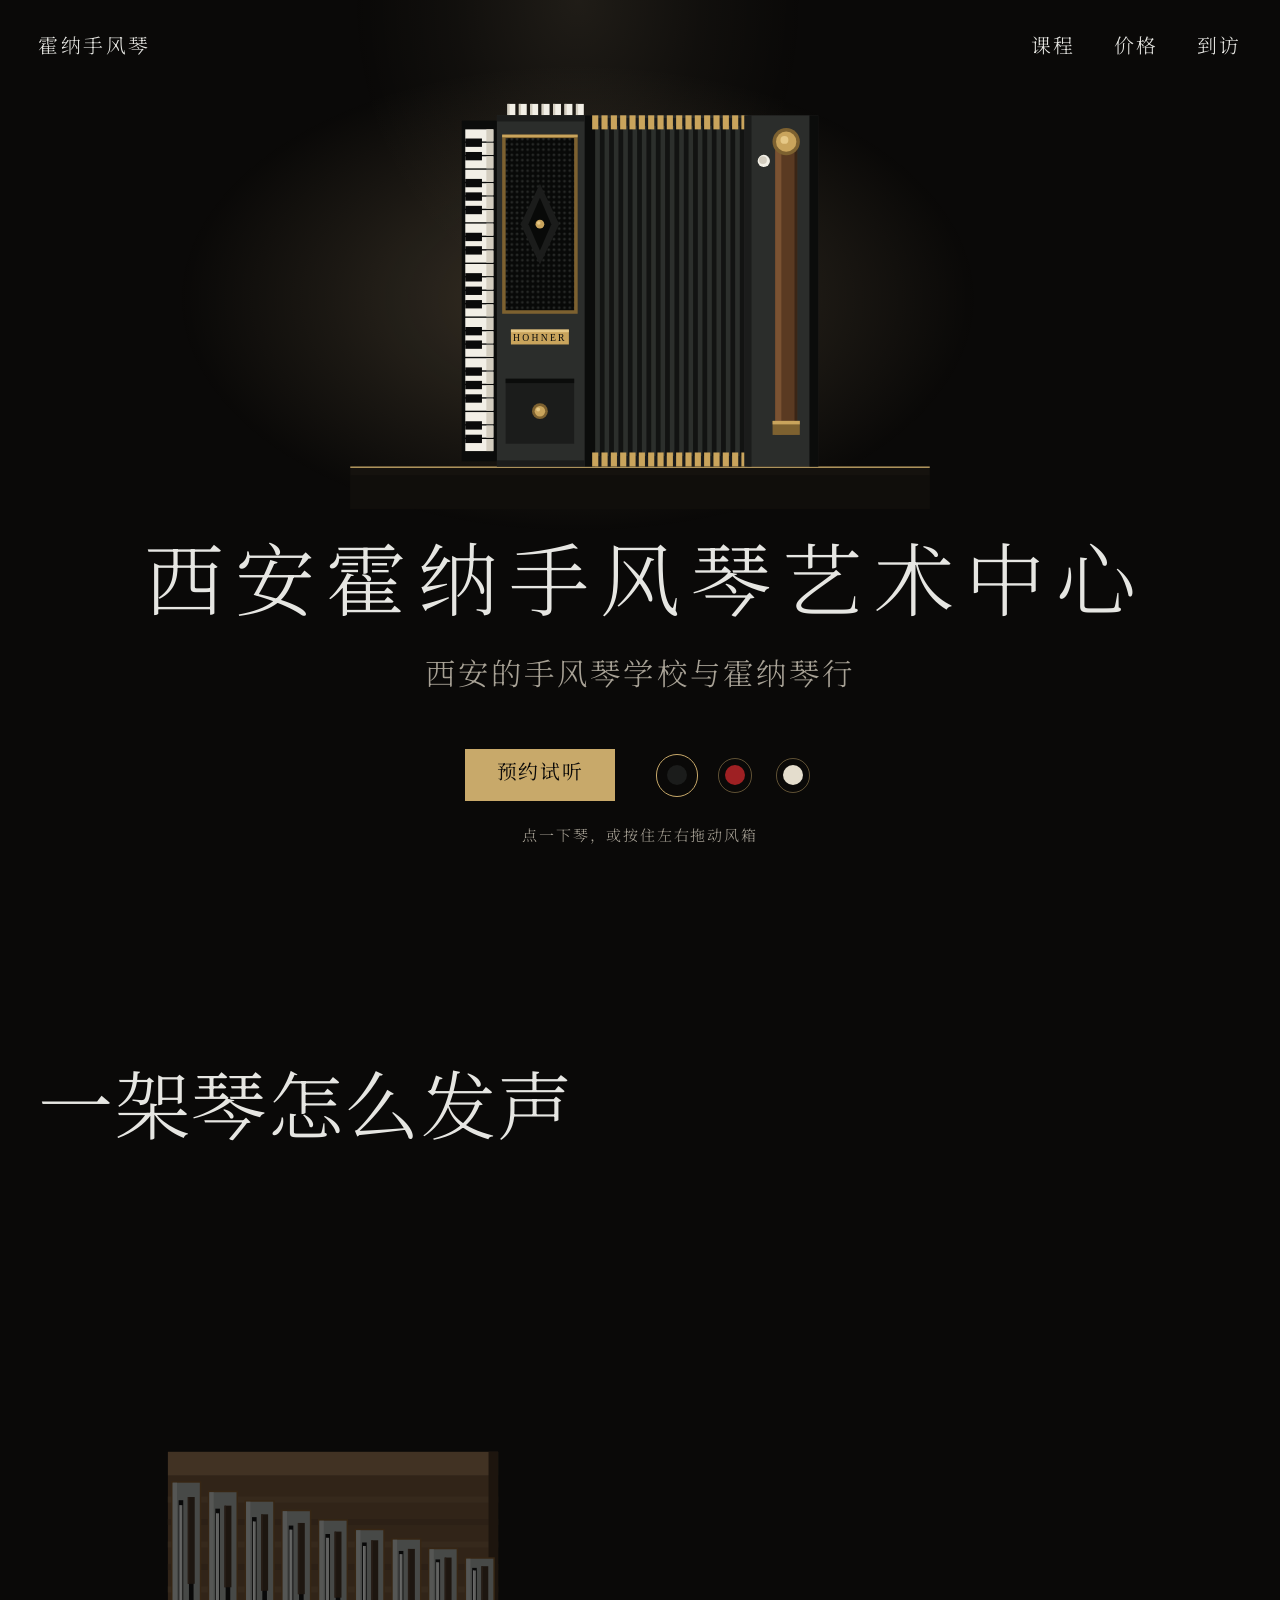
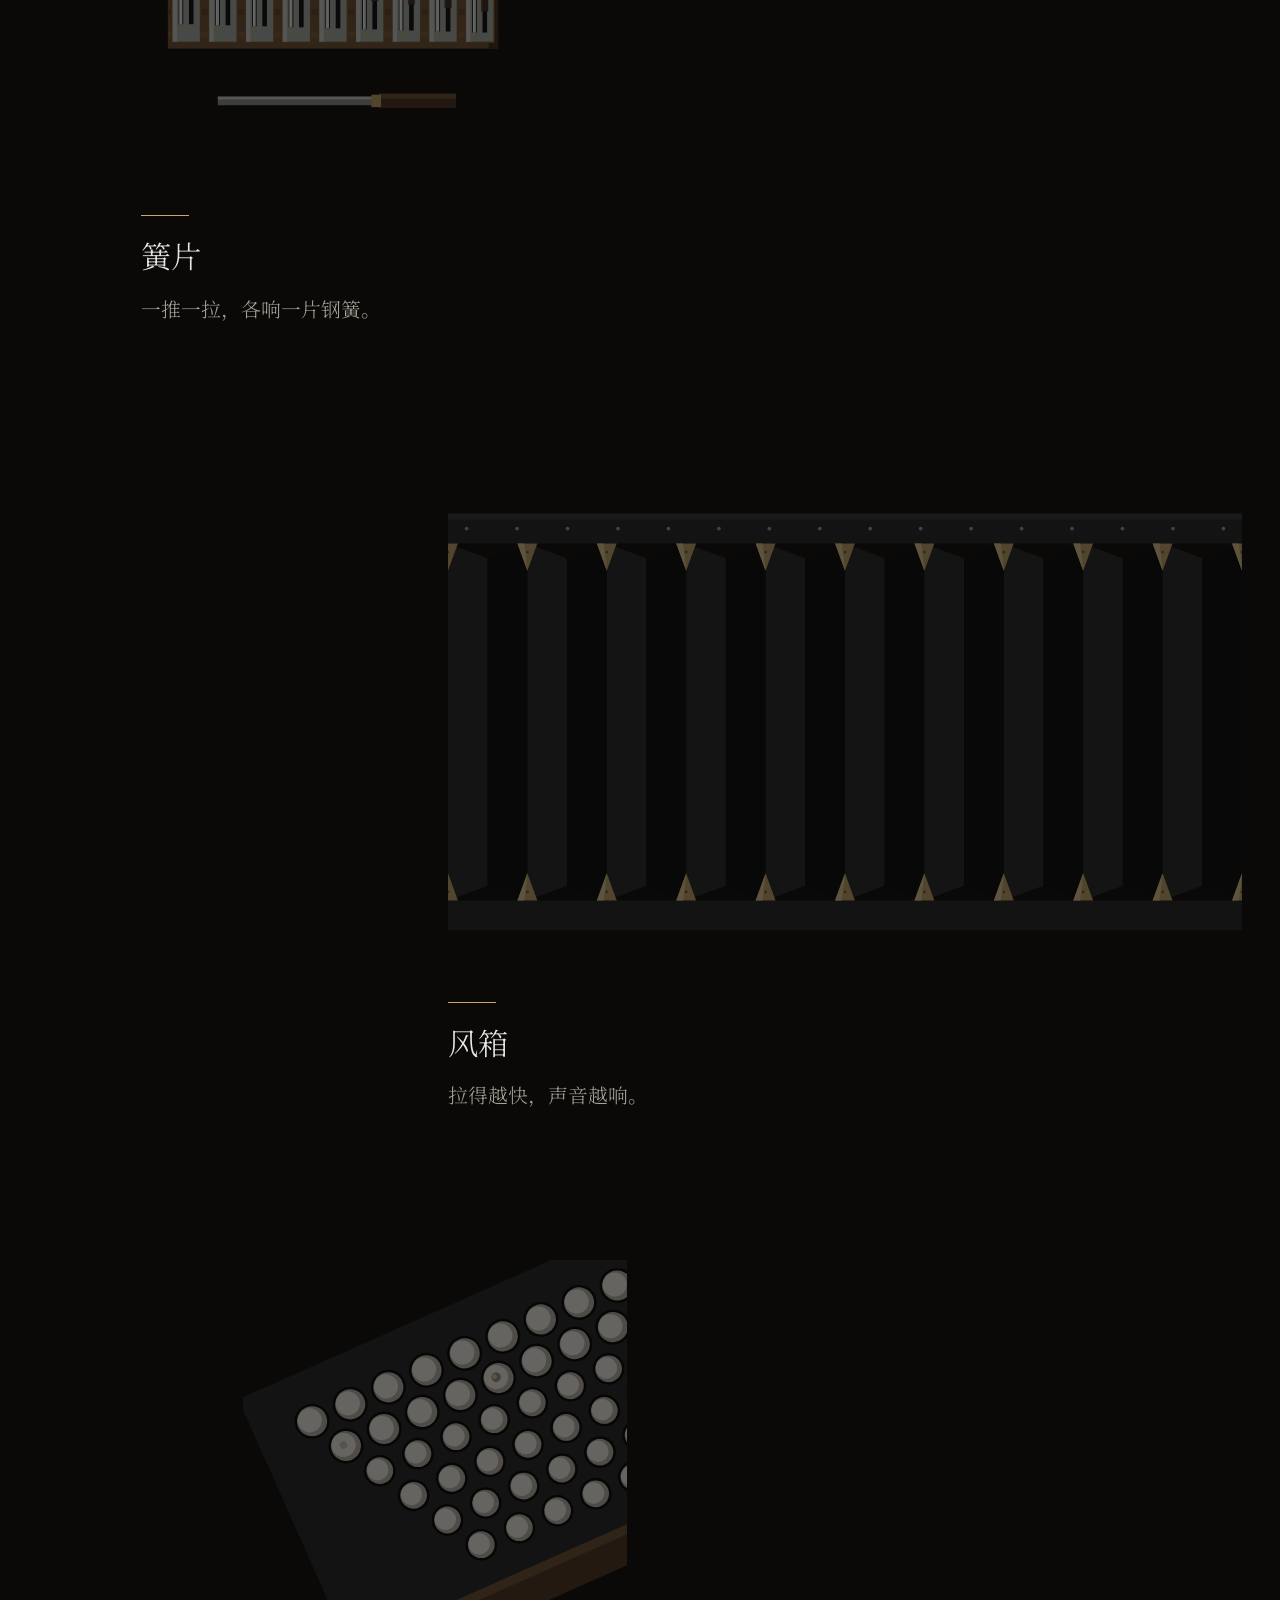
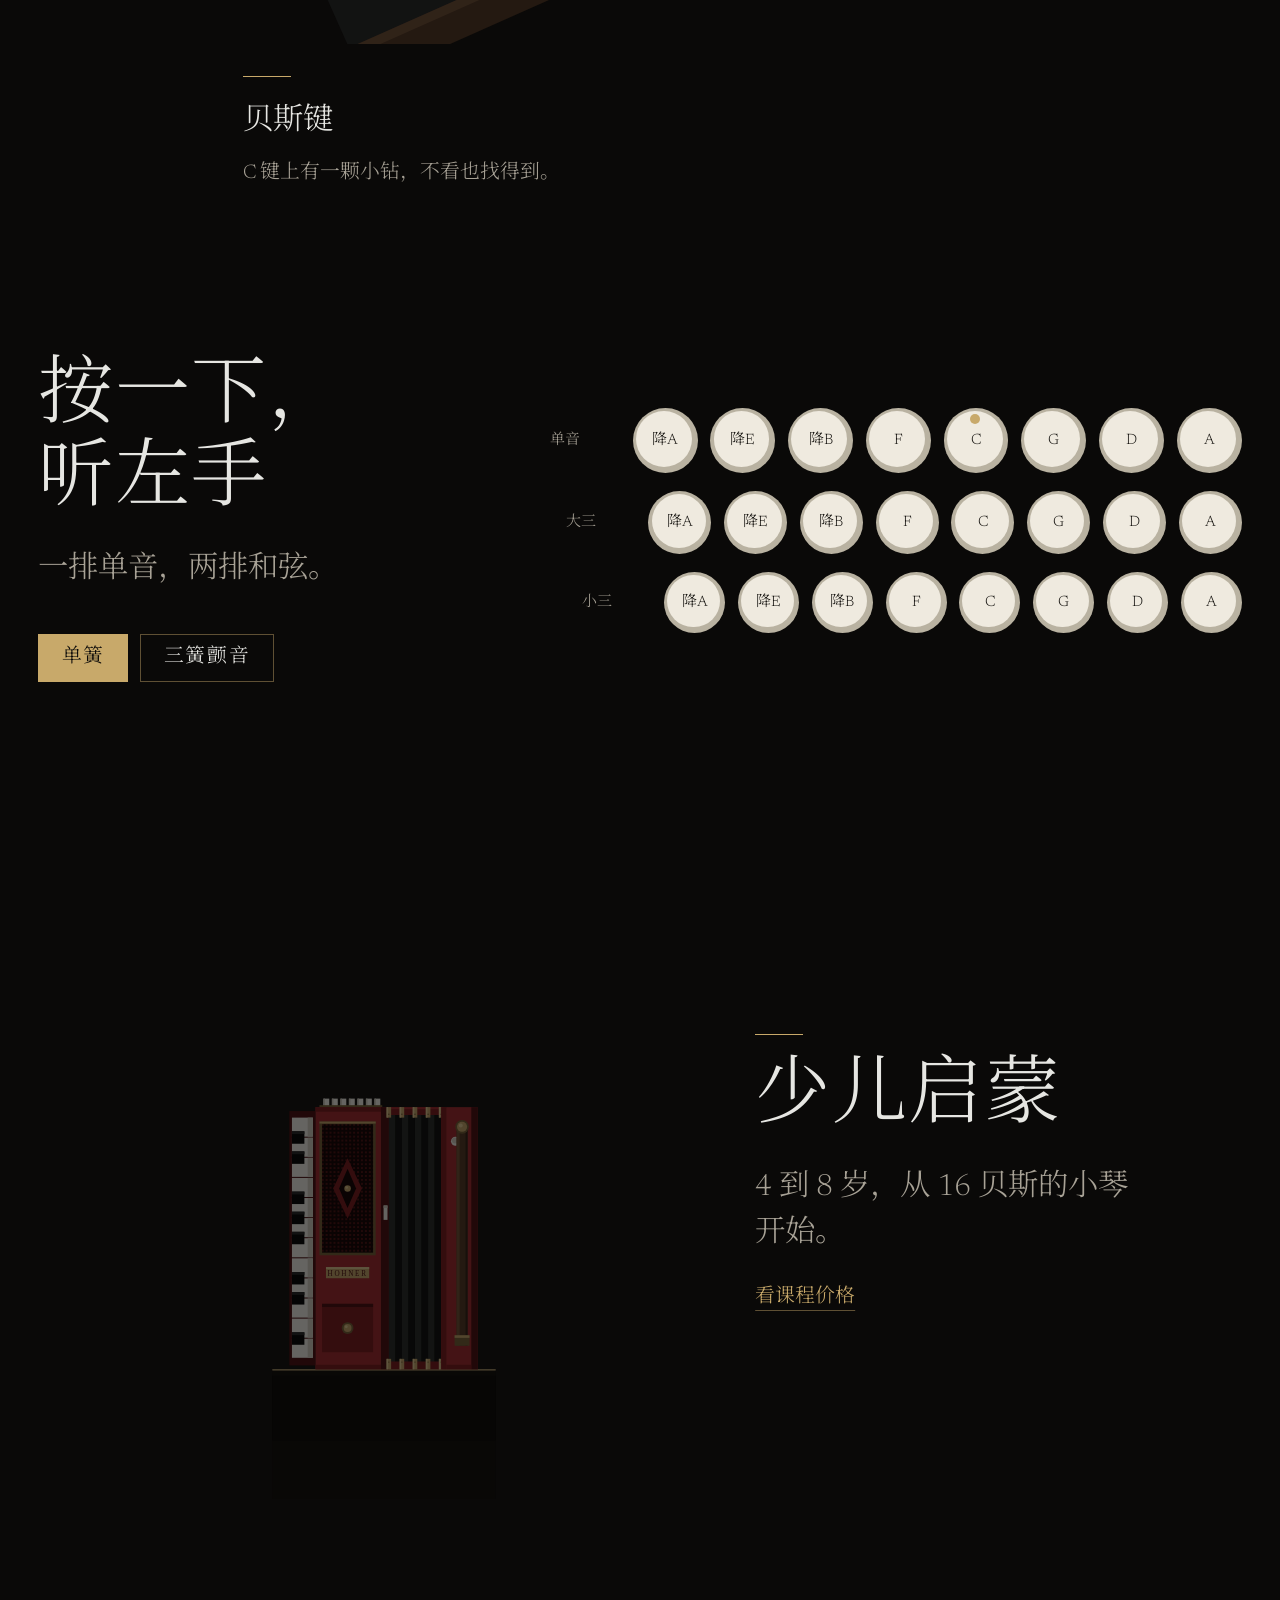
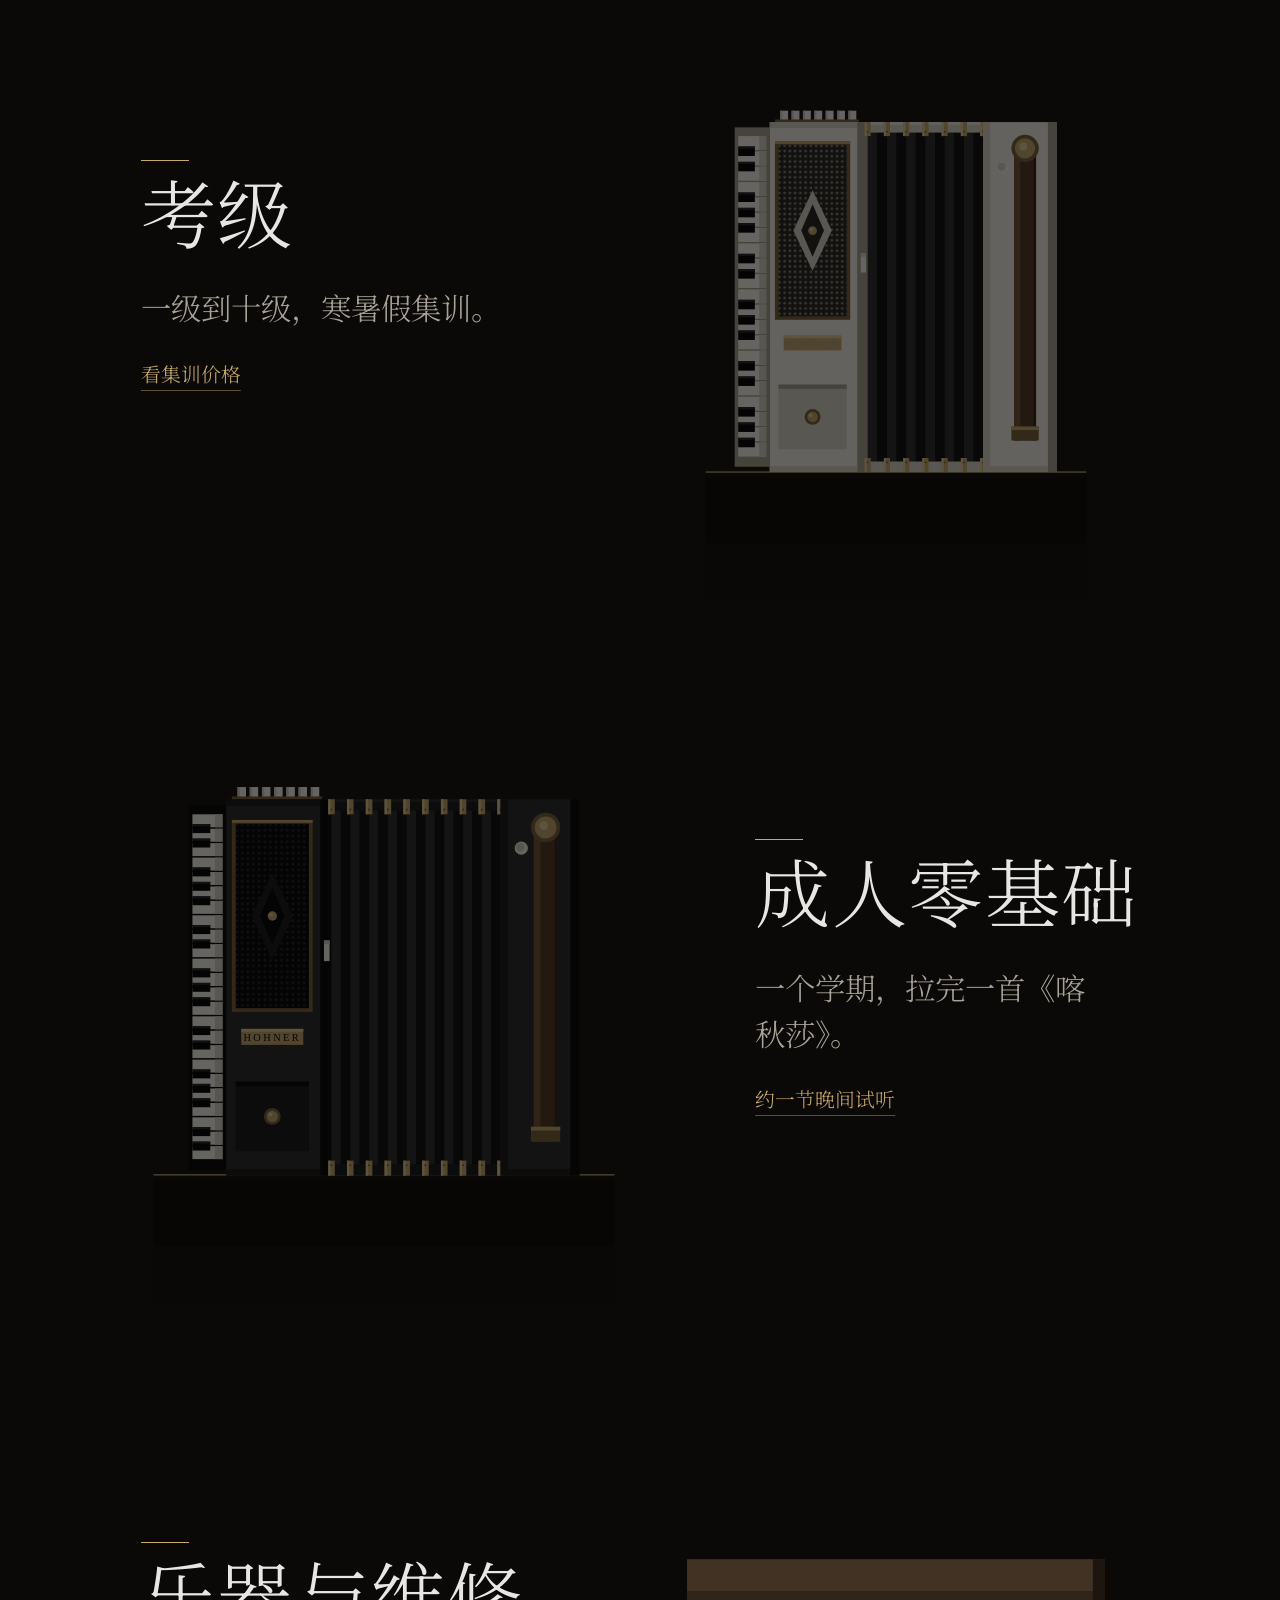
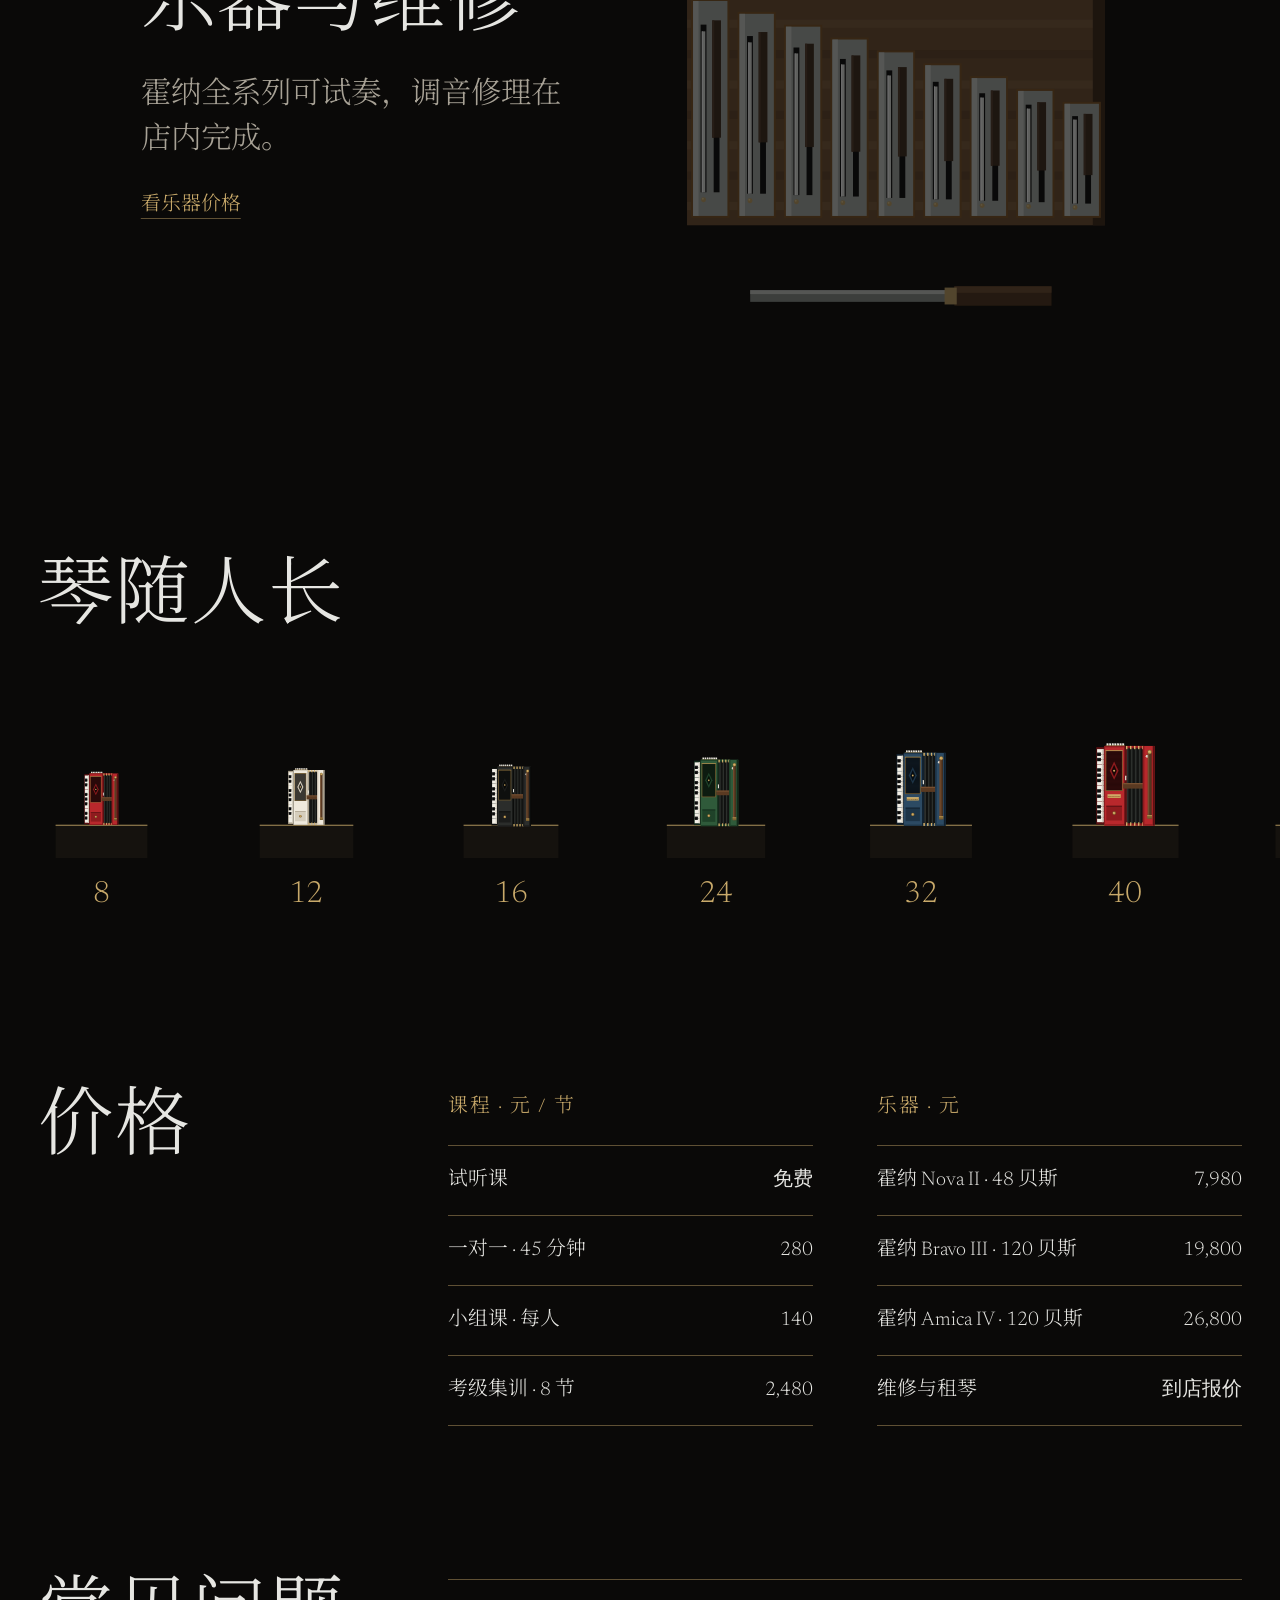
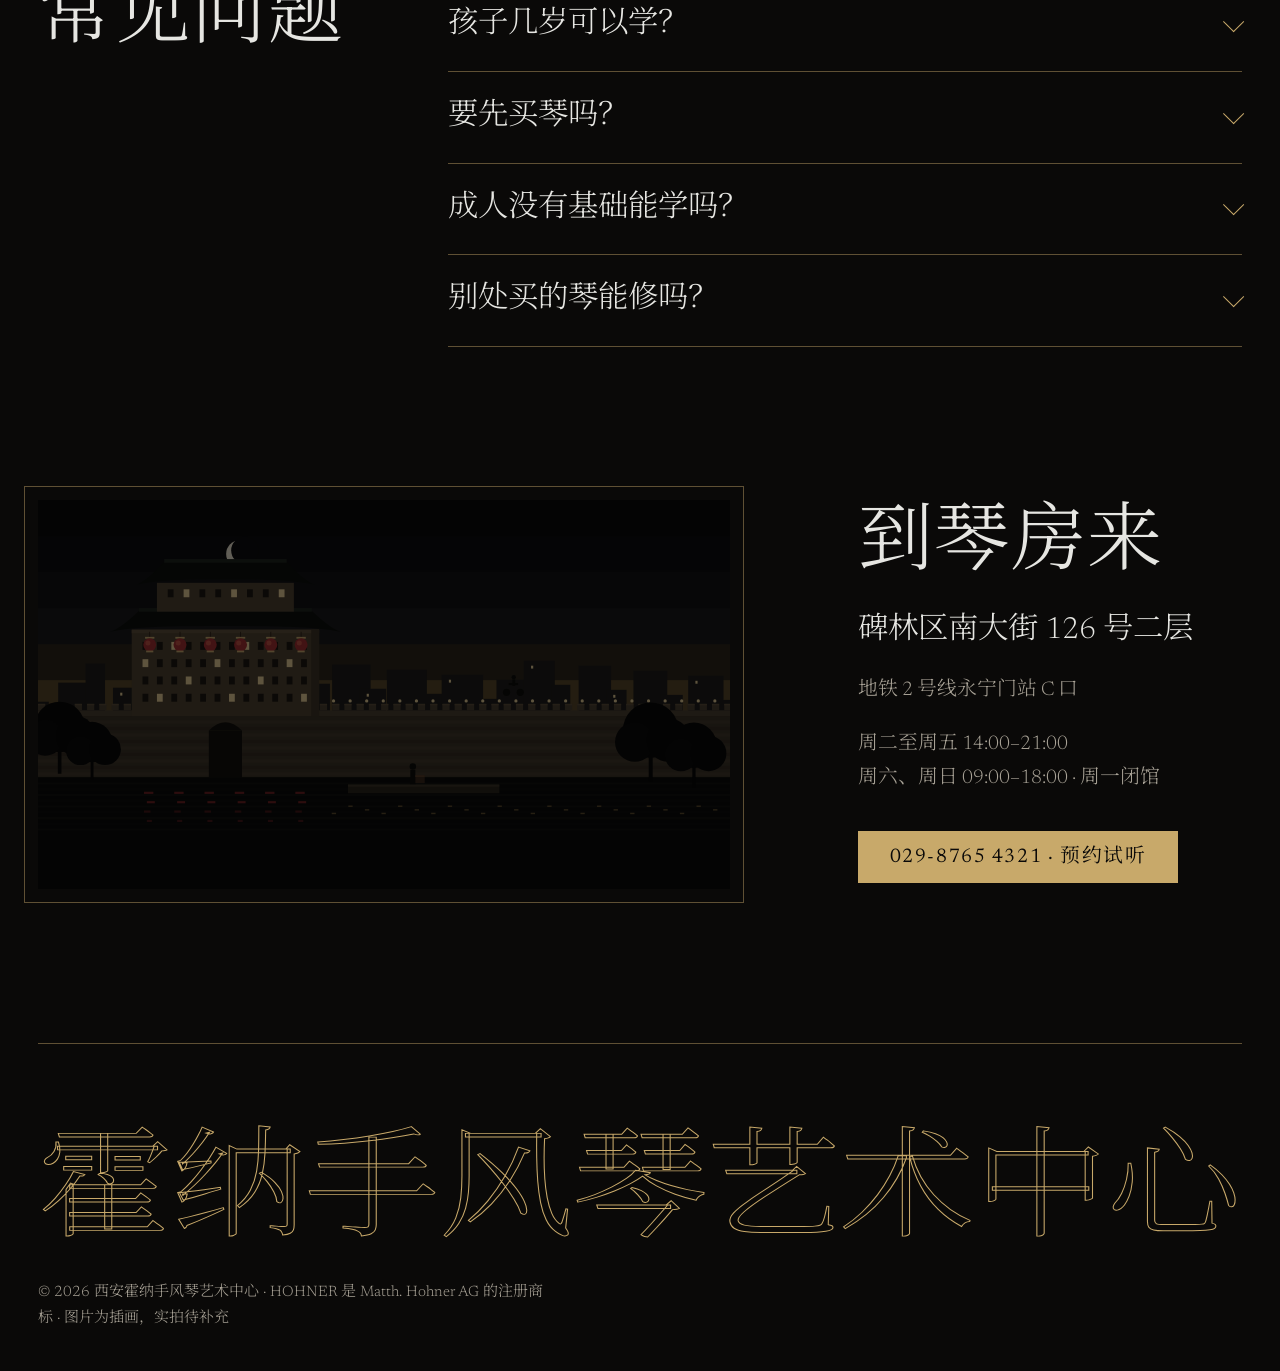
<file: hohner-xian/index.html>
<!doctype html>
<html lang="zh-CN">
<head>
<meta charset="utf-8">
<meta name="viewport" content="width=device-width, initial-scale=1">
<title>西安霍纳手风琴艺术中心</title>
<meta name="description" content="西安霍纳手风琴艺术中心：少儿与成人手风琴课、考级、霍纳乐器与维修。">
<link rel="preconnect" href="https://fonts.googleapis.com">
<link rel="preconnect" href="https://fonts.gstatic.com" crossorigin>
<link href="https://fonts.googleapis.com/css2?family=Newsreader:opsz,wght@6..72,300;6..72,400&family=Noto+Serif+SC:wght@300;400&display=swap" rel="stylesheet">
<link rel="stylesheet" href="styles.css">
<script>document.documentElement.classList.add('js')</script>
</head>
<body>
<div class="light" aria-hidden="true"><div class="pool"></div></div>

<main id="top">
  <header class="bar wrap">
    <a class="bar-name link" href="#top">霍纳手风琴</a>
    <nav aria-label="页面">
      <a class="link" href="#courses">课程</a>
      <a class="link" href="#price">价格</a>
      <a class="link" href="#visit">到访</a>
    </nav>
  </header>

  <section class="hero wrap" aria-labelledby="title">
    <div class="hero-stage" data-spot>
      <button type="button" class="squeeze" id="squeeze" aria-label="拉响手风琴：按住左右拖动风箱，或按回车让它呼吸一次">
        <img src="img/ch-adult.svg" alt="" width="750" height="1000" class="squeeze-fallback">
      </button>
    </div>
    <h1 id="title" class="wordmark" data-rise style="--i:1">西安霍纳<br class="only-phone">手风琴艺术中心</h1>
    <p class="hero-line" data-rise style="--i:2">西安的手风琴学校与霍纳琴行</p>
    <div class="hero-row" data-rise style="--i:3">
      <a class="button" href="#visit">预约试听</a>
      <div class="finish" role="group" aria-label="琴身颜色">
        <button type="button" class="swatch" data-finish="black" aria-pressed="true" aria-label="黑色" style="--c:#1b1c1b"></button>
        <button type="button" class="swatch" data-finish="red" aria-pressed="false" aria-label="红色" style="--c:#9e2023"></button>
        <button type="button" class="swatch" data-finish="pearl" aria-pressed="false" aria-label="珍珠白" style="--c:#e4ddcd"></button>
      </div>
    </div>
    <p class="hint" aria-hidden="true">点一下琴，或按住左右拖动风箱</p>
  </section>

  <section class="parts wrap" aria-labelledby="parts-title">
    <h2 id="parts-title" class="head" data-reveal>一架琴怎么发声</h2>
    <figure class="exhibit ex-left" data-spot data-reveal>
      <img src="img/reeds.svg" alt="簧片座特写：铝制簧板上铆着钢簧片" width="800" height="1000" loading="lazy">
      <figcaption class="label"><span class="label-name">簧片</span>一推一拉，各响一片钢簧。</figcaption>
    </figure>
    <figure class="exhibit ex-wide" data-spot data-reveal>
      <img src="img/bellows.svg" alt="风箱的褶皱与黄铜包角" width="1280" height="800" loading="lazy">
      <figcaption class="label"><span class="label-name">风箱</span>拉得越快，声音越响。</figcaption>
    </figure>
    <figure class="exhibit ex-right" data-spot data-reveal>
      <img src="img/bass.svg" alt="左手贝斯键盘的斜排按键，C 键上有一颗定位钻" width="900" height="900" loading="lazy">
      <figcaption class="label"><span class="label-name">贝斯键</span>C 键上有一颗小钻，不看也找得到。</figcaption>
    </figure>
  </section>

  <section class="try wrap" aria-labelledby="try-title">
    <div class="try-text">
      <h2 id="try-title" class="head" data-reveal>按一下，听左手</h2>
      <p class="lead" data-reveal style="--i:1">一排单音，两排和弦。</p>
      <div class="voice" role="group" aria-label="音色" data-reveal style="--i:2">
        <button type="button" class="voice-btn" aria-pressed="true" data-voice="1">单簧</button>
        <button type="button" class="voice-btn" aria-pressed="false" data-voice="3">三簧颤音</button>
      </div>
    </div>
    <div class="try-board" data-spot data-reveal style="--i:2">
      <div class="board" id="board" role="group" aria-label="贝斯键盘，按住发声"></div>
      <noscript><p>开启浏览器脚本后可以弹奏。</p></noscript>
    </div>
  </section>

  <div id="courses" class="courses">
    <section class="course" aria-labelledby="c1">
      <figure class="course-pic" data-spot data-reveal><img src="img/ch-kids.svg" alt="一架红色的 16 贝斯儿童手风琴" width="750" height="1000" loading="lazy"></figure>
      <div class="course-text" data-reveal style="--i:1">
        <h2 id="c1" class="head">少儿启蒙</h2>
        <p class="lead">4 到 8 岁，从 16 贝斯的小琴开始。</p>
        <a class="link-plain" href="#price">看课程价格</a>
      </div>
    </section>
    <section class="course flip" aria-labelledby="c2">
      <figure class="course-pic" data-spot data-reveal><img src="img/ch-grade.svg" alt="一架珍珠白 96 贝斯手风琴" width="750" height="1000" loading="lazy"></figure>
      <div class="course-text" data-reveal style="--i:1">
        <h2 id="c2" class="head">考级</h2>
        <p class="lead">一级到十级，寒暑假集训。</p>
        <a class="link-plain" href="#price">看集训价格</a>
      </div>
    </section>
    <section class="course" aria-labelledby="c3">
      <figure class="course-pic" data-spot data-reveal><img src="img/ch-adult.svg" alt="一架黑色 120 贝斯手风琴，风箱拉开" width="750" height="1000" loading="lazy"></figure>
      <div class="course-text" data-reveal style="--i:1">
        <h2 id="c3" class="head">成人零基础</h2>
        <p class="lead">一个学期，拉完一首《喀秋莎》。</p>
        <a class="link-plain" href="#visit">约一节晚间试听</a>
      </div>
    </section>
    <section class="course flip" aria-labelledby="c4">
      <figure class="course-pic" data-spot data-reveal><img src="img/ch-repair.svg" alt="待调音的簧片座和一把调音锉" width="750" height="1000" loading="lazy"></figure>
      <div class="course-text" data-reveal style="--i:1">
        <h2 id="c4" class="head">乐器与维修</h2>
        <p class="lead">霍纳全系列可试奏，调音修理在店内完成。</p>
        <a class="link-plain" href="#price">看乐器价格</a>
      </div>
    </section>
  </div>

  <section class="sizes" aria-labelledby="sizes-title">
    <h2 id="sizes-title" class="head wrap" data-reveal>琴随人长</h2>
    <div class="strip" tabindex="0" aria-label="从 8 贝斯到 120 贝斯的十二种手风琴，可左右滑动">
      <figure><img src="img/size-8.svg" alt="8 贝斯" width="400" height="460" loading="lazy"><figcaption>8</figcaption></figure>
      <figure><img src="img/size-12.svg" alt="12 贝斯" width="400" height="460" loading="lazy"><figcaption>12</figcaption></figure>
      <figure><img src="img/size-16.svg" alt="16 贝斯" width="400" height="460" loading="lazy"><figcaption>16</figcaption></figure>
      <figure><img src="img/size-24.svg" alt="24 贝斯" width="400" height="460" loading="lazy"><figcaption>24</figcaption></figure>
      <figure><img src="img/size-32.svg" alt="32 贝斯" width="400" height="460" loading="lazy"><figcaption>32</figcaption></figure>
      <figure><img src="img/size-40.svg" alt="40 贝斯" width="400" height="460" loading="lazy"><figcaption>40</figcaption></figure>
      <figure><img src="img/size-48.svg" alt="48 贝斯" width="400" height="460" loading="lazy"><figcaption>48</figcaption></figure>
      <figure><img src="img/size-60.svg" alt="60 贝斯" width="400" height="460" loading="lazy"><figcaption>60</figcaption></figure>
      <figure><img src="img/size-72.svg" alt="72 贝斯" width="400" height="460" loading="lazy"><figcaption>72</figcaption></figure>
      <figure><img src="img/size-80.svg" alt="80 贝斯" width="400" height="460" loading="lazy"><figcaption>80</figcaption></figure>
      <figure><img src="img/size-96.svg" alt="96 贝斯" width="400" height="460" loading="lazy"><figcaption>96</figcaption></figure>
      <figure><img src="img/size-120.svg" alt="120 贝斯，成人标准尺寸" width="400" height="460" loading="lazy"><figcaption>120</figcaption></figure>
    </div>
  </section>

  <section class="price wrap" id="price" aria-labelledby="price-title">
    <h2 id="price-title" class="head" data-reveal>价格</h2>
    <div class="price-cols">
      <div class="price-group" data-reveal>
        <h3>课程 · 元 / 节</h3>
        <dl>
          <div><dt>试听课</dt><dd>免费</dd></div>
          <div><dt>一对一 · 45 分钟</dt><dd>280</dd></div>
          <div><dt>小组课 · 每人</dt><dd>140</dd></div>
          <div><dt>考级集训 · 8 节</dt><dd>2,480</dd></div>
        </dl>
      </div>
      <div class="price-group" data-reveal style="--i:1">
        <h3>乐器 · 元</h3>
        <dl>
          <div><dt>霍纳 Nova II · 48 贝斯</dt><dd>7,980</dd></div>
          <div><dt>霍纳 Bravo III · 120 贝斯</dt><dd>19,800</dd></div>
          <div><dt>霍纳 Amica IV · 120 贝斯</dt><dd>26,800</dd></div>
          <div><dt>维修与租琴</dt><dd>到店报价</dd></div>
        </dl>
      </div>
    </div>
  </section>

  <section class="faq wrap" aria-labelledby="faq-title">
    <h2 id="faq-title" class="head" data-reveal>常见问题</h2>
    <div class="qa" data-reveal style="--i:1">
      <details><summary>孩子几岁可以学？</summary><p>5 岁左右。试听课上老师看手型，再推荐琴的大小。</p></details>
      <details><summary>要先买琴吗？</summary><p>不用。前三个月可以租琴，也可以在琴房练。</p></details>
      <details><summary>成人没有基础能学吗？</summary><p>能。成人班从读谱和拉风箱开始。</p></details>
      <details><summary>别处买的琴能修吗？</summary><p>能。先免费检查，报价后你再决定。</p></details>
    </div>
  </section>

  <section class="visit wrap" id="visit" aria-labelledby="visit-title">
    <figure class="visit-pic" data-spot data-reveal>
      <img src="img/xian-wall.svg" alt="夜色中的西安南门箭楼和城墙" width="1920" height="1080" loading="lazy">
    </figure>
    <div class="visit-text" data-reveal style="--i:1">
      <h2 id="visit-title" class="head">到琴房来</h2>
      <p class="lead">碑林区南大街 126 号二层</p>
      <p>地铁 2 号线永宁门站 C 口</p>
      <p>周二至周五 14:00–21:00<br>周六、周日 09:00–18:00 · 周一闭馆</p>
      <a class="button" href="tel:+862987654321">029-8765 4321 · 预约试听</a>
    </div>
  </section>
</main>

<footer class="foot wrap">
  <svg class="foot-word" viewBox="0 0 1000 110" role="img" aria-label="霍纳手风琴艺术中心"><text x="500" y="92" text-anchor="middle" textLength="1000" lengthAdjust="spacingAndGlyphs">霍纳手风琴艺术中心</text></svg>
  <p class="legal">© 2026 西安霍纳手风琴艺术中心 · HOHNER 是 Matth. Hohner AG 的注册商标 · 图片为插画，实拍待补充</p>
</footer>

<script src="main.js"></script>
</body>
</html>
</file>
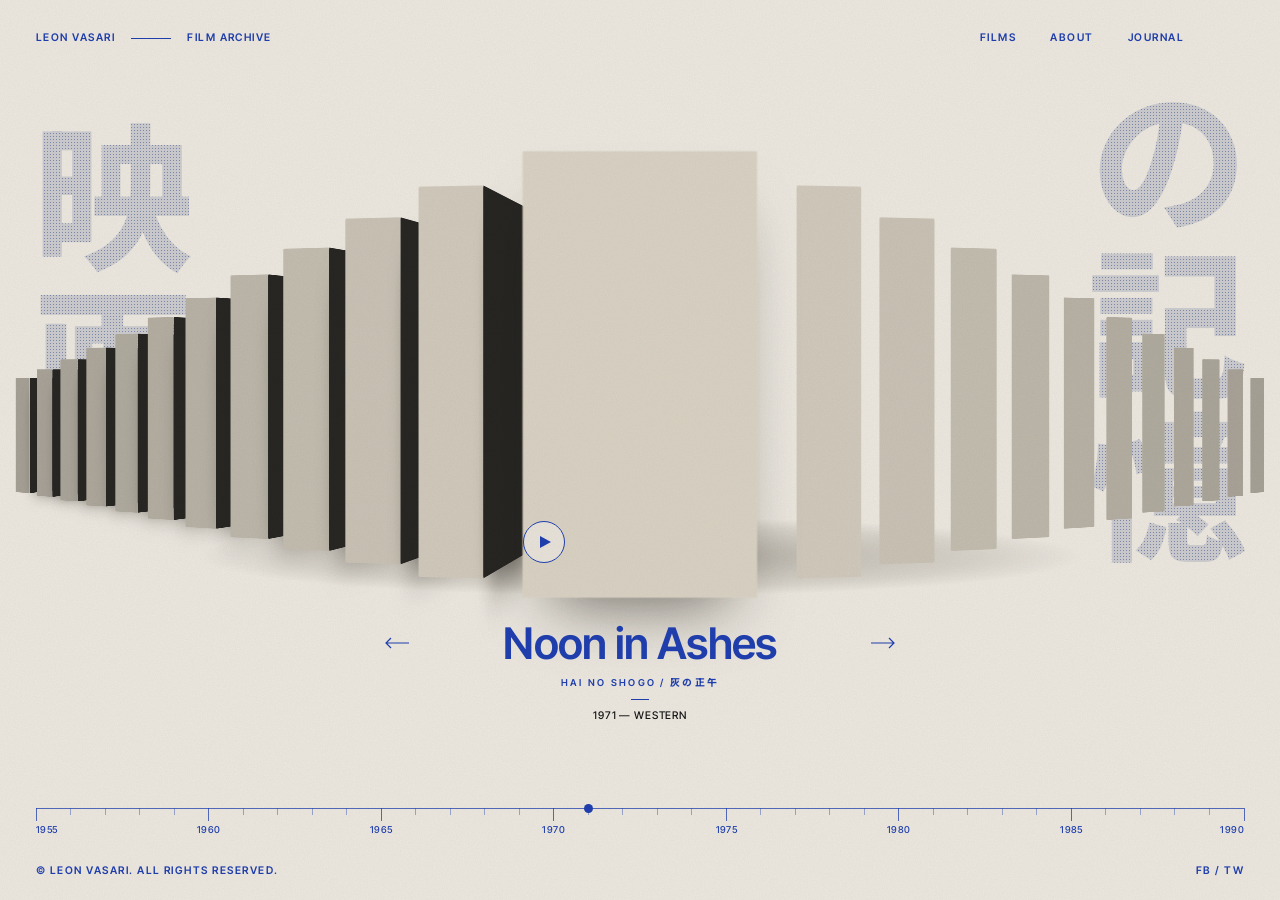
<file: leon-vasari/index.html>
<!doctype html>
<html lang="en">
<head>
<meta charset="utf-8">
<meta name="viewport" content="width=device-width, initial-scale=1, viewport-fit=cover">
<title>Leon Vasari — Film Archive</title>
<meta name="description" content="The film archive of Leon Vasari: twelve films from 1958 to 1989, shelved on VHS.">
<style id="fonts">
@font-face{font-family:"Inter Tight";font-style:normal;font-weight:100 900;font-display:swap;src:url([data-uri]) format("woff2")}
@font-face{font-family:"Newsreader";font-style:italic;font-weight:200 800;font-display:swap;src:url([data-uri]) format("woff2")}
@font-face{font-family:"Newsreader";font-style:normal;font-weight:200 800;font-display:swap;src:url([data-uri]) format("woff2")}
@font-face{font-family:"Noto Sans JP";font-style:normal;font-weight:500;font-display:swap;src:url([data-uri]) format("woff2")}
@font-face{font-family:"Noto Serif SC";font-style:normal;font-weight:700;font-display:swap;src:url([data-uri]) format("woff2")}
@font-face{font-family:"Noto Sans JP Big";font-style:normal;font-weight:800;font-display:block;src:url([data-uri]) format("woff2")}
</style>
<style>
:root{
  --paper:#ECE8E0; --sheet:#F3F0EA; --ink:#141414; --muted:#6D6A63; --cobalt:#1F3FB0; --rule:rgba(20,20,20,.9);
  --ease:cubic-bezier(.2,.8,.2,1);
  --H:min(47vh,33vw);
  --cy:41%;
  --sans:"Inter Tight","Noto Sans JP",system-ui,sans-serif;
  --serif:"Newsreader",Georgia,serif;
  --tfs:clamp(28px,3.4vw,46px);
  --cap:calc(var(--cy) + var(--H) / 2 + 4.2vh);
}
*,*::before,*::after{box-sizing:border-box}
html,body{height:100%;margin:0}
body{
  background:var(--paper);color:var(--ink);font-family:var(--sans);
  overflow:hidden;user-select:none;-webkit-user-select:none;
  -webkit-font-smoothing:antialiased;-moz-osx-font-smoothing:grayscale;text-rendering:optimizeLegibility;
}
a{color:inherit;text-decoration:none}
button{font:inherit;color:inherit;background:none;border:0;padding:0;margin:0;cursor:pointer;-webkit-tap-highlight-color:transparent}
h1,h2,p{margin:0;font-weight:inherit}
:focus-visible{outline:1px solid var(--cobalt);outline-offset:3px}
.sr{position:absolute;width:1px;height:1px;overflow:hidden;clip:rect(0 0 0 0);white-space:nowrap}
@media (pointer:fine){html,body,*{cursor:none!important}}

.lbl{font-family:var(--sans);font-weight:600;font-size:10.5px;line-height:1;letter-spacing:.14em;text-transform:uppercase}
.box{display:inline-flex;align-items:center;height:21px;padding:0 8px;border:1px solid var(--rule)}

/* paper grain */
.grain{
  position:fixed;inset:0;z-index:40;pointer-events:none;mix-blend-mode:multiply;opacity:.6;
  background-image:url("data:image/svg+xml,%3Csvg xmlns='http://www.w3.org/2000/svg' width='220' height='220'%3E%3Cfilter id='n'%3E%3CfeTurbulence type='fractalNoise' baseFrequency='.85' numOctaves='3' stitchTiles='stitch'/%3E%3CfeColorMatrix values='0 0 0 0 .45 0 0 0 0 .42 0 0 0 0 .38 0 0 0 .22 0'/%3E%3C/filter%3E%3Crect width='220' height='220' filter='url(%23n)'/%3E%3C/svg%3E");
  background-size:220px 220px;
}

/* top bar */
.top{
  position:fixed;left:0;right:0;top:0;height:76px;padding:0 36px;z-index:30;
  display:flex;align-items:center;justify-content:space-between;color:var(--cobalt);
}
.brand{display:flex;align-items:center;gap:16px}
.brand-line{display:block;width:40px;height:1px;background:currentColor}
.nav{display:flex;align-items:center;gap:34px}
.burger{width:26px;height:12px;display:flex;flex-direction:column;justify-content:space-between}
.burger i{display:block;height:1.5px;background:currentColor}

/* halftone kanji */
.kanji{
  position:fixed;z-index:1;pointer-events:none;margin:0;
  writing-mode:vertical-rl;font-family:"Noto Sans JP Big";font-weight:800;
  font-size:min(19vh,12.5vw);line-height:1.02;letter-spacing:.02em;
  color:transparent;-webkit-text-fill-color:transparent;
  background:
    radial-gradient(circle at 50% 50%, rgba(64,82,138,.55) 0 36%, transparent 40%) 0 0/3px 3px,
    linear-gradient(rgba(110,122,160,.26),rgba(110,122,160,.26));
  -webkit-background-clip:text;background-clip:text;
}
.kanji-l{left:2.4vw;top:13vh}
.kanji-r{right:2.4vw;top:9vh}

/* floor shadow */
.floor{
  position:fixed;left:50%;top:calc(var(--cy) + var(--H) * .47);z-index:5;pointer-events:none;
  width:min(96vw, calc(var(--H) * 3.6));height:calc(var(--H) * .26);transform:translate(-50%,-50%);
  background:radial-gradient(50% 50% at 50% 40%, rgba(40,32,20,.30), rgba(40,32,20,.10) 55%, transparent 72%);
}

/* shelf */
.shelf{
  position:fixed;left:0;right:0;top:calc(var(--cy) - var(--H) / 2 - 50px);height:calc(var(--H) + 100px);
  perspective:1400px;perspective-origin:50% 50%;z-index:10;touch-action:pan-y;
}
.stage{position:absolute;left:50%;top:50%;width:0;height:0;transform-style:preserve-3d}
.tape{position:absolute;left:0;top:0;width:0;height:0;transform-style:preserve-3d}
.face{
  position:absolute;top:calc(var(--H) / -2);height:var(--H);border-radius:2px;
  backface-visibility:hidden;-webkit-backface-visibility:hidden;
  background-repeat:no-repeat;background-color:#d9d2c4;
}
.face::after{content:"";position:absolute;inset:0;border-radius:inherit;background:#000;opacity:var(--shade,0);pointer-events:none}
.sp{width:calc(var(--H) * 142 / 840);left:calc(var(--H) * -71 / 840);transform:translateZ(calc(var(--H) * 237 / 900))}
.cv{
  width:calc(var(--H) * 474 / 900);left:calc(var(--H) * -237 / 900);
  transform:rotateY(90deg) translateZ(calc(var(--H) * 71 / 840));
  box-shadow:0 34px 60px -30px rgba(20,16,10,.6);
}

/* play ring */
.play{
  position:fixed;left:0;top:0;z-index:20;width:42px;height:42px;border-radius:50%;pointer-events:none;
  border:1px solid var(--cobalt);background:rgba(236,232,224,.8);display:grid;place-items:center;transform:scale(0);
}
.play svg{width:12px;height:12px;margin-left:2px;fill:var(--cobalt)}

/* caption */
.caption{
  position:fixed;left:50%;top:var(--cap);transform:translateX(-50%);z-index:20;pointer-events:none;
  display:grid;justify-items:center;gap:10px;color:var(--cobalt);text-align:center;
}
.mask{display:grid;overflow:hidden;width:min(80vw,640px)}
.mask>span{grid-area:1/1;display:block;white-space:nowrap}
.c-title{font-weight:600;font-size:var(--tfs);line-height:1.15;letter-spacing:-.015em}
.c-sub{font-size:9.5px;letter-spacing:.24em;padding-bottom:1px}
.c-rule{display:block;width:18px;height:1px;background:var(--cobalt)}
.c-year{font-weight:500;font-size:10.5px;line-height:1.2;letter-spacing:.08em;color:var(--ink);text-transform:uppercase}

/* arrows */
.arrow{
  position:fixed;z-index:20;top:calc(var(--cap) + var(--tfs) * .575);width:44px;height:44px;
  display:grid;place-items:center;color:var(--cobalt);transform:translate(-50%,-50%);
}
.arrow svg{width:24px;height:12px;fill:none;stroke:currentColor;stroke-width:1.2}
.prev{left:calc(50% - min(19vw,250px))}
.next{left:calc(50% + min(19vw,250px))}

/* timeline */
.timeline{position:fixed;left:36px;right:36px;bottom:64px;height:40px;z-index:20;color:var(--cobalt)}
.tl-line{position:absolute;left:0;right:0;top:12px;height:1px;background:var(--cobalt);opacity:.75}
.tl-tick{position:absolute;top:12px;width:1px;height:7px;margin-left:-.5px;background:var(--cobalt);opacity:.4}
.tl-tick.major{height:13px;opacity:.75}
.tl-yr{position:absolute;top:29px;font-weight:500;font-size:9.5px;line-height:1;letter-spacing:.04em;transform:translateX(-50%)}
.tl-yr:first-of-type{transform:none}
.tl-yr:last-of-type{transform:translateX(-100%)}
.tl-dot{position:absolute;top:12.5px;left:0;width:9px;height:9px;margin:-4.5px 0 0 -4.5px;border-radius:50%;background:var(--cobalt)}
.tl-hit{position:absolute;left:0;right:0;top:-8px;bottom:0;cursor:pointer}

/* footer */
.foot{position:fixed;left:36px;right:36px;bottom:24px;z-index:20;display:flex;justify-content:space-between;color:var(--cobalt)}

/* cursor */
.cursor{position:fixed;left:0;top:0;z-index:100;width:58px;height:58px;margin:-29px 0 0 -29px;pointer-events:none;display:none}
@media (pointer:fine){.cursor{display:block}}
.c-in{position:absolute;inset:0;transition:transform .4s var(--ease)}
.cursor.off .c-in{transform:scale(0)}
.c-ring{position:absolute;inset:0;border:1.5px solid var(--ink);border-radius:50%;transition:transform .5s var(--ease),background-color .4s,border-color .4s}
.c-dot{position:absolute;left:50%;top:50%;width:6px;height:6px;margin:-3px 0 0 -3px;border-radius:50%;background:var(--ink);transition:transform .4s var(--ease),background-color .4s}
.c-lbl{
  position:absolute;inset:0;display:grid;place-content:center;text-align:center;color:#fff;
  font:600 10px/1.25 var(--sans);letter-spacing:.14em;transform:scale(0);transition:transform .45s var(--ease);
}
.cursor.open .c-ring{transform:scale(1.75);background:var(--cobalt);border-color:var(--cobalt)}
.cursor.open .c-dot{transform:scale(0)}
.cursor.open .c-lbl{transform:scale(1)}
.cursor.spine .c-ring{transform:scale(.72)}
.cursor.btn .c-ring{transform:scale(.55)}
.cursor.btn .c-dot{transform:scale(0)}

/* detail sheet */
.detail{position:fixed;inset:0;z-index:60;background:var(--sheet);visibility:hidden;clip-path:inset(50%)}
.detail.on{visibility:visible}
.detail:focus{outline:none}
.d-close{position:absolute;left:36px;top:28px;z-index:2}
.d-brand{position:absolute;right:36px;top:38px;transform:translateY(-50%);color:var(--cobalt)}
.d-grid{
  height:100%;display:grid;grid-template-columns:1fr 1fr;gap:4vw;padding:110px 6vw 56px 7vw;
}
.d-text{align-self:center;max-width:520px;display:flex;flex-direction:column;align-items:flex-start;gap:18px}
.dm{overflow:hidden;max-width:100%}
.dm>*{display:block}
.d-sub{color:var(--cobalt);font-size:9.5px;letter-spacing:.24em;padding-bottom:1px}
.d-title{font-weight:600;font-size:clamp(44px,5.2vw,80px);line-height:1.04;letter-spacing:-.03em;color:var(--cobalt);padding-bottom:.04em}
.d-meta{color:var(--muted)}
.d-syn{font-family:var(--serif);font-weight:400;font-size:17px;line-height:1.5;max-width:42ch;color:var(--ink)}
.d-credit{font-family:var(--serif);font-style:italic;font-weight:400;font-size:15px;line-height:1.4;color:var(--muted)}
.d-watch{display:inline-flex;align-items:center;height:44px;padding:0 18px;border:1px solid var(--cobalt);color:var(--cobalt);margin-top:6px}
.d-poster{min-height:0;display:flex;align-items:center;justify-content:center}
.d-poster svg{display:block;height:min(100%,78vh);width:auto;aspect-ratio:474/900;overflow:visible}

/* phones */
@media (max-width:767px){
  :root{--H:min(68vw,40svh);--cy:43%;--tfs:27px}
  .top{height:60px;padding:0 16px}
  .brand-line{width:22px}
  .nav a{display:none}
  .kanji{font-size:22vw;opacity:.8}
  .arrow{top:auto;bottom:118px;transform:none}
  .prev{left:6px}
  .next{left:auto;right:6px}
  .timeline{left:16px;right:16px;bottom:54px}
  .tl-yr:nth-of-type(even){display:none}
  .foot{left:16px;right:16px}
  .detail{overflow-y:auto;overscroll-behavior:contain;-webkit-overflow-scrolling:touch}
  .d-close{left:16px;top:20px}
  .d-brand{right:16px;top:30px}
  .d-brand .brand-line{width:22px}
  .d-grid{height:auto;display:flex;flex-direction:column;gap:32px;padding:72px 22px 48px}
  .d-poster{order:-1;height:46svh}
  .d-poster svg{height:100%}
  .d-text{align-self:stretch}
  .d-title{font-size:42px}
}
</style>
</head>
<body>
<div class="grain" aria-hidden="true"></div>
<i class="probe" aria-hidden="true" style="position:fixed;left:0;top:0;width:0;height:var(--H);visibility:hidden;pointer-events:none"></i>

<header class="top">
  <div class="brand">
    <a class="lbl" href="#">Leon Vasari</a><i class="brand-line" aria-hidden="true"></i><span class="lbl">Film Archive</span>
  </div>
  <nav class="nav" aria-label="Main">
    <a class="lbl" href="#">Films</a>
    <a class="lbl" href="#">About</a>
    <a class="lbl" href="#">Journal</a>
    <button class="burger" type="button" aria-label="Menu"><i></i><i></i></button>
  </nav>
</header>

<p class="kanji kanji-l" aria-hidden="true">映画</p>
<p class="kanji kanji-r" aria-hidden="true">の記憶</p>
<div class="floor" aria-hidden="true"></div>

<main>
  <h1 class="sr">Leon Vasari — Film Archive</h1>
  <section class="shelf" aria-label="Films on the shelf. Drag, scroll or use the arrow keys to browse; press Enter to open.">
    <div class="stage" aria-hidden="true"></div>
  </section>

  <div class="play" aria-hidden="true"><svg viewBox="0 0 12 12"><path d="M1 0l11 6-11 6z"/></svg></div>

  <div class="caption" aria-hidden="true">
    <div class="mask"><span class="c-title"></span></div>
    <div class="mask"><span class="c-sub lbl"></span></div>
    <i class="c-rule"></i>
    <div class="mask"><span class="c-year"></span></div>
  </div>
  <p class="sr" aria-live="polite" id="status"></p>

  <button class="arrow prev" type="button" aria-label="Previous film"><svg viewBox="0 0 24 12"><path d="M6 1L1 6l5 5M1 6h23"/></svg></button>
  <button class="arrow next" type="button" aria-label="Next film"><svg viewBox="0 0 24 12"><path d="M18 1l5 5-5 5M23 6H0"/></svg></button>

  <div class="timeline" aria-label="Years 1955 to 1990">
    <div class="tl-line"></div>
    <div class="tl-ticks"></div>
    <div class="tl-yrs"></div>
    <div class="tl-dot"></div>
    <div class="tl-hit" role="presentation"></div>
  </div>
</main>

<footer class="foot">
  <span class="lbl">© Leon Vasari. All rights reserved.</span>
  <span class="lbl"><a href="#">FB</a> / <a href="#">TW</a></span>
</footer>

<section class="detail" role="dialog" aria-modal="true" aria-labelledby="d-title" tabindex="-1" inert>
  <button class="d-close box lbl" type="button">Close / 閉じる</button>
  <div class="d-brand brand"><span class="lbl">Leon Vasari</span><i class="brand-line" aria-hidden="true"></i><span class="lbl">Film Archive</span></div>
  <div class="d-grid">
    <div class="d-text">
      <div class="dm"><span class="d-sub lbl"></span></div>
      <div class="dm"><h2 class="d-title" id="d-title"></h2></div>
      <div class="dm"><p class="d-meta lbl"></p></div>
      <div class="dm"><p class="d-syn"></p></div>
      <div class="dm"><p class="d-credit">Written and directed by Leon Vasari. 監督作品</p></div>
      <div class="dm"><a class="d-watch lbl" href="#">Watch the film / 映画を見る</a></div>
    </div>
    <div class="d-poster">
      <svg viewBox="0 0 474 900" aria-hidden="true">
        <defs>
          <clipPath id="poster-clip"><rect width="474" height="900"/></clipPath>
          <filter id="ink" filterUnits="userSpaceOnUse" x="-300" y="-300" width="1074" height="1500">
            <feTurbulence type="fractalNoise" baseFrequency=".011" numOctaves="3" seed="7" result="noise"/>
            <feDisplacementMap in="SourceGraphic" in2="noise" scale="120" xChannelSelector="R" yChannelSelector="G"/>
          </filter>
          <mask id="poster-ink" maskUnits="userSpaceOnUse" x="0" y="0" width="474" height="900">
            <g filter="url(#ink)" fill="#fff">
              <circle cx="150" cy="330" r="0" data-delay="0"/>
              <circle cx="340" cy="600" r="0" data-delay="120"/>
              <circle cx="250" cy="120" r="0" data-delay="220"/>
              <circle cx="90" cy="760" r="0" data-delay="300"/>
              <circle cx="400" cy="250" r="0" data-delay="360"/>
              <circle cx="260" cy="860" r="0" data-delay="420"/>
              <circle cx="230" cy="470" r="0" data-delay="180"/>
            </g>
          </mask>
        </defs>
        <g clip-path="url(#poster-clip)">
          <image class="d-img" preserveAspectRatio="none" mask="url(#poster-ink)"/>
        </g>
      </svg>
    </div>
  </div>
</section>

<div class="cursor off" aria-hidden="true">
  <div class="c-in">
    <div class="c-ring"></div>
    <div class="c-dot"></div>
    <div class="c-lbl"><span>OPEN</span><span>開く</span></div>
  </div>
</div>

<script>
(() => {
'use strict';

/* ---------- media: four Higgsfield sheets, every face is a crop ---------- */
const PROXY = (file, w) => 'https://images.higgs.ai/?default=1&output=webp&url=' +
  encodeURIComponent('https://d8j0ntlcm91z4.cloudfront.net/user_38xzZboKViGWJOttwIXH07lWA1P/' + file) + '&w=' + w + '&q=85';
const SHEET = {
  covers: [PROXY('hf_20261029_010644_837e04ca-2418-45c1-b8e0-0233265c4cd5.png', 1744), 1744, 2336],
  spines: [PROXY('hf_20261029_010738_a3e47ead-18f2-4974-9468-06d16a25edc5.png', 2688), 2688, 1152],
  fix:    [PROXY('hf_20261029_010831_3ebb874b-93dc-433e-87ed-6299aba720f0.png', 1520), 1520, 2688],
  fix2:   [PROXY('hf_20261029_092020_f96bc094-db7b-46de-9298-074a24e0a3b8.png', 1520), 1520, 2688],
};
const CROP = {
  'spine-valley':   ['spines', 266, 31, 189, 1089],  'cover-valley':   ['covers', 497, 72, 344, 659],
  'spine-bluehour': ['spines', 492, 31, 189, 1089],  'cover-bluehour': ['covers', 914, 72, 342, 659],
  'spine-river':    ['fix', 197, 54, 324, 2566],     'cover-river':    ['covers', 1332, 72, 344, 659],
  'spine-summer':   ['spines', 937, 31, 188, 1089],  'cover-summer':   ['covers', 74, 813, 344, 676],
  'spine-green':    ['spines', 1157, 31, 185, 1090], 'cover-green':    ['covers', 497, 815, 344, 674],
  'spine-noon':     ['spines', 44, 32, 184, 1088],   'cover-noon':     ['covers', 74, 72, 347, 659],
  'spine-observer': ['fix2', 371, 15, 349, 2655],    'cover-observer': ['covers', 915, 815, 342, 675],
  'spine-birds':    ['spines', 1573, 31, 183, 1089], 'cover-birds':    ['covers', 1331, 815, 345, 675],
  'spine-storm':    ['fix2', 808, 15, 347, 2656],    'cover-storm':    ['covers', 74, 1571, 345, 681],
  'spine-tide':     ['spines', 2012, 31, 188, 1089], 'cover-tide':     ['covers', 496, 1577, 343, 678],
  'spine-war':      ['spines', 2236, 31, 189, 1089], 'cover-war':      ['covers', 913, 1579, 343, 676],
  'spine-door':     ['spines', 2462, 31, 188, 1089], 'cover-door':     ['covers', 1331, 1579, 344, 677],
};
const PRELOAD = Object.values(SHEET).map(([url]) => { const im = new Image(); im.decoding = 'async'; im.src = url; return im; });

/* ---------- films, in shelf order ---------- */
const FILMS = [
  ['valley',   'The Silent Valley',  'SHIZUKANA TANI',  '静かな谷',   1958, 'Drama',    104, 'A schoolteacher returns to the mountain village that exiled her father, and finds the valley has kept every one of its secrets.'],
  ['bluehour', 'The Blue Hour',      'AO NO TOKI',      '青の刻',     1962, 'Romance',  97,  'Over one long evening in a harbour town, a widow and a stranger trade small lies until the light runs out.'],
  ['river',    'River of Salt',      'SHIO NO KAWA',    '塩の川',     1964, 'Drama',    121, 'Two brothers drag a salt barge downriver to a city that no longer wants anything they carry.'],
  ['summer',   'The Last Summer',    'SAIGO NO NATSU',  '最後の夏',   1966, 'Drama',    109, 'The summer before the dam floods their village, three friends set fire to everything they cannot take with them.'],
  ['green',    'The Green Road',     'MIDORI NO MICHI', '緑の道',     1969, 'Mystery',  101, 'A surveyor mapping a forest road keeps finding the same footprints, always one day ahead of him.'],
  ['noon',     'Noon in Ashes',      'HAI NO SHOGO',    '灰の正午',   1971, 'Western',  112, 'A rider crosses a white desert to settle an old debt, and learns too late who sent him.'],
  ['observer', 'The Observer',       'KANSATSUSHA',     '観察者',     1973, 'Thriller', 96,  'A night watchman begins to suspect that the building he guards has started watching him back.'],
  ['birds',    'The Fallen Birds',   'OCHITA TORI',     '落ちた鳥',   1975, 'Drama',    118, 'When the birds stop singing over a frontier town, the mayor’s daughter is the only one who goes looking for the reason.'],
  ['storm',    'Light in the Storm', 'ARASHI NO HI',    '嵐の灯',     1978, 'Drama',    127, 'A lighthouse keeper and his son wait out a three-day storm with a shipwrecked sailor who will not give his name.'],
  ['tide',     'The Long Tide',      'NAGAI SHIO',      '長い潮',     1981, 'Drama',    99,  'A fisherman’s wife counts the tides on the harbour wall while her husband’s boat fails to come home.'],
  ['war',      'A Quiet War',        'SHIZUKANA SENSO', '静かな戦争', 1985, 'Comedy',   103, 'Two neighbours fight a silent war over a garden wall for thirty years, and neither will say how it began.'],
  ['door',     'Red Door',           'AKAI TOBIRA',     '赤い扉',     1989, 'Thriller', 114, 'A projectionist follows a reel of unknown film through the corridors of a cinema on its final night.'],
].map(([id, title, romaji, kanji, year, genre, min, synopsis]) => ({ id, title, romaji, kanji, year, genre, min, synopsis }));

const N = FILMS.length, COPIES = 3, TOTAL = N * COPIES, START = 5 + N, P = 1400;
const Y0 = 1955, Y1 = 1990;
const RM = matchMedia('(prefers-reduced-motion: reduce)');
const FINE = matchMedia('(pointer:fine)');
const $ = (q, el = document) => el.querySelector(q);
const mod = (a, n) => ((a % n) + n) % n;
const clamp = (v, a, b) => Math.min(b, Math.max(a, v));
const smooth = t => t * t * (3 - 2 * t);
const rel = (v, s) => mod(v - s + TOTAL / 2, TOTAL) - TOTAL / 2;

function cropStyle(el, key) {
  const [sheet, x, y, w, h] = CROP[key];
  const [url, W, H] = SHEET[sheet];
  el.style.backgroundImage = `url("${url}")`;
  el.style.backgroundSize = `${W / w * 100}% ${H / h * 100}%`;
  el.style.backgroundPosition = `${x / (W - w) * 100}% ${y / (H - h) * 100}%`;
}

/* ---------- build the shelf: 12 films x 3 copies ---------- */
const stage = $('.stage'), shelf = $('.shelf');
const tapes = [], tapeOf = new WeakMap();
for (let c = 0; c < COPIES; c++) for (let i = 0; i < N; i++) {
  const f = FILMS[i];
  const el = document.createElement('div');
  el.className = 'tape';
  const sp = document.createElement('div'); sp.className = 'face sp';
  const cv = document.createElement('div'); cv.className = 'face cv';
  cropStyle(sp, 'spine-' + f.id); cropStyle(cv, 'cover-' + f.id);
  el.append(sp, cv); stage.append(el);
  const t = { v: c * N + i, i, el, sp, cv, lift: 0, vis: true };
  tapes.push(t); tapeOf.set(el, t);
}

/* ---------- timeline ruler ---------- */
const tlTicks = $('.tl-ticks'), tlYrs = $('.tl-yrs'), tlDot = $('.tl-dot'), tlHit = $('.tl-hit');
for (let y = Y0; y <= Y1; y++) {
  const p = (y - Y0) / (Y1 - Y0) * 100;
  const tk = document.createElement('i');
  tk.className = 'tl-tick' + (y % 5 === 0 ? ' major' : '');
  tk.style.left = p + '%';
  tlTicks.append(tk);
  if (y % 5 === 0) {
    const lb = document.createElement('span');
    lb.className = 'tl-yr'; lb.textContent = y; lb.style.left = p + '%';
    tlYrs.append(lb);
  }
}

/* ---------- geometry ---------- */
const probe = $('.probe'), play = $('.play');
let W = innerWidth, H = 0, ws = 0, d = 0, gap = 0, U = 1, cyPx = 0, XS = new Float32Array(2);
function measure() {
  W = innerWidth;
  H = probe.getBoundingClientRect().height;
  ws = H * 142 / 840; d = H * 474 / 900; gap = H * .035;
  U = H * (W < 768 ? 1.05 : 1.3);
  const r = shelf.getBoundingClientRect();
  cyPx = r.top + r.height / 2;
  const n = Math.ceil(3 * U / 2) + 1;
  XS = new Float32Array(n + 1);
  for (let k = 1; k <= n; k++) {
    const u = (k - .5) * 2;
    XS[k] = XS[k - 1] + 2 / (1 + Math.pow(u / U, 1.6));
  }
  play.style.left = (W / 2 - d / 2 - 6) + 'px';
  play.style.top = (cyPx + .36 * H) + 'px';
}
const B = r => Math.abs(r) < 1 ? (r + Math.sin(Math.PI * r) / Math.PI) / 2 : Math.sign(r) * .5;
const F = r => r * (ws + gap) + (d - ws + 1.4 * gap) * B(r);
const scl = u => 1 / (1 + Math.pow(Math.abs(u) / U, 1.6));
function xsc(u) {
  const a = Math.abs(u) / 2, k = Math.min(XS.length - 2, Math.floor(a)), f = Math.min(1, a - k);
  return Math.sign(u) * (XS[k] + (XS[k + 1] - XS[k]) * f);
}

/* ---------- state ---------- */
let s = START, T = START, active = -1;
let dragging = false, dragPending = false, dragX0 = 0, T0 = 0, suppressClick = false, wheelTimer = 0;
let mx = 0, my = 0, pointerIn = false, cx = 0, cyc = 0;
let tiltX = 0, tiltY = 0, yearShown = 1971;
let hoverTape = null, hoverBtn = false, cursorState = '';
let detailState = 'closed', inkStart = null, sheetAnim = null;
const detailOpen = () => detailState !== 'closed';

/* ---------- caption: mask-slide swaps ---------- */
const capTitle = $('.caption .c-title').parentNode, capSub = $('.caption .c-sub').parentNode, capYear = $('.caption .c-year').parentNode;
const status = $('#status');
function swapLine(mask, cls, text, dir) {
  const olds = [...mask.children];
  const span = document.createElement('span');
  span.className = cls; span.textContent = text;
  mask.append(span);
  if (!dir || RM.matches) { olds.forEach(o => o.remove()); return; }
  const opt = { duration: 650, easing: 'cubic-bezier(.2,.8,.2,1)', fill: 'both' };
  span.animate([{ transform: `translateY(${dir * 105}%)` }, { transform: 'translateY(0)' }], opt);
  for (const o of olds) {
    const m = new DOMMatrixReadOnly(getComputedStyle(o).transform === 'none' ? undefined : getComputedStyle(o).transform);
    o.getAnimations().forEach(a => a.cancel());
    const to = -dir * 1.05 * o.offsetHeight;
    const a = o.animate([{ transform: `translateY(${m.m42}px)` }, { transform: `translateY(${to}px)` }], opt);
    a.onfinish = () => o.remove();
  }
}
function setCaption(i, dir) {
  const f = FILMS[i];
  swapLine(capTitle, 'c-title', f.title, dir);
  swapLine(capSub, 'c-sub lbl', `${f.romaji} / ${f.kanji}`, dir);
  swapLine(capYear, 'c-year', `${f.year} — ${f.genre}`, dir);
  status.textContent = `${f.title}, ${f.year}, ${f.genre}`;
}

/* ---------- navigation ---------- */
const go = target => { T = target; };
const step = n => { if (!detailOpen()) go(Math.round(T) + n); };
$('.prev').addEventListener('click', () => step(-1));
$('.next').addEventListener('click', () => step(1));

shelf.addEventListener('click', e => {
  if (suppressClick || detailOpen()) return;
  const t = tapeOf.get(e.target.closest('.tape'));
  if (!t) return;
  if (Math.abs(rel(t.v, s)) < .5) openDetail();
  else go(Math.round(T + rel(t.v, T)));
});

shelf.addEventListener('pointerdown', e => {
  if (detailOpen() || (e.pointerType === 'mouse' && e.button !== 0)) return;
  suppressClick = false; dragPending = true; dragging = false;
  dragX0 = e.clientX; T0 = T;
});
addEventListener('pointermove', e => {
  if (e.pointerType !== 'touch') { mx = e.clientX; my = e.clientY; if (!pointerIn) { pointerIn = true; cx = mx; cyc = my; } }
  if (!dragPending) return;
  const dx = e.clientX - dragX0;
  if (!dragging && Math.abs(dx) > 5) {
    dragging = true;
    try { shelf.setPointerCapture(e.pointerId); } catch (_) {}
  }
  if (dragging) T = T0 - dx / (ws + gap);
});
const endDrag = () => {
  if (dragging) { suppressClick = true; T = Math.round(T); }
  dragging = false; dragPending = false;
};
addEventListener('pointerup', endDrag);
addEventListener('pointercancel', endDrag);
document.documentElement.addEventListener('mouseleave', () => { pointerIn = false; });

addEventListener('wheel', e => {
  if (detailOpen()) return;
  e.preventDefault();
  const unit = e.deltaMode === 1 ? 16 : e.deltaMode === 2 ? innerHeight : 1;
  const delta = (Math.abs(e.deltaX) > Math.abs(e.deltaY) ? e.deltaX : e.deltaY) * unit;
  T += delta / (ws + gap) * .5;
  clearTimeout(wheelTimer);
  wheelTimer = setTimeout(() => { T = Math.round(T); }, 160);
}, { passive: false });

addEventListener('keydown', e => {
  if (e.key === 'Escape') { if (detailOpen()) closeDetail(); return; }
  if (detailOpen()) return;
  if (e.key === 'ArrowLeft') { e.preventDefault(); step(-1); }
  else if (e.key === 'ArrowRight') { e.preventDefault(); step(1); }
  else if (e.key === 'Enter' && !(e.target instanceof HTMLButtonElement) && !(e.target instanceof HTMLAnchorElement)) { e.preventDefault(); openDetail(true); }
});

tlHit.addEventListener('click', e => {
  if (detailOpen()) return;
  const r = tlHit.getBoundingClientRect();
  const year = Y0 + (Y1 - Y0) * clamp((e.clientX - r.left) / r.width, 0, 1);
  let best = 0;
  FILMS.forEach((f, i) => { if (Math.abs(f.year - year) < Math.abs(FILMS[best].year - year)) best = i; });
  const base = Math.round(T);
  go(base + mod(best - mod(base, N) + N / 2, N) - N / 2);
});

/* ---------- detail sheet ---------- */
const detail = $('.detail'), dText = [...detail.querySelectorAll('.dm > *')];
const dSub = $('.d-sub'), dTitle = $('.d-title'), dMeta = $('.d-meta'), dSyn = $('.d-syn');
const dImg = $('.d-img'), circles = [...detail.querySelectorAll('circle')];
const closeBtn = $('.d-close');
let returnFocus = null;

function activeCoverRect() {
  const t = tapes.find(t => Math.abs(rel(t.v, s)) < .5) || tapes[START];
  return t.cv.getBoundingClientRect();
}
const insetOf = (r, round) =>
  `inset(${r.top}px ${innerWidth - r.right}px ${innerHeight - r.bottom}px ${r.left}px round ${round}px)`;

function openDetail(fromKey) {
  if (detailState !== 'closed') return;
  T = Math.round(T);
  const f = FILMS[mod(T, N)];
  dSub.textContent = `${f.romaji} / ${f.kanji}`;
  dTitle.textContent = f.title;
  dMeta.textContent = `${f.year} / ${f.genre} / ${f.min} min`;
  dSyn.textContent = f.synopsis;
  const [sheet, x, y, w, h] = CROP['cover-' + f.id];
  const [url, SW, SH] = SHEET[sheet];
  dImg.setAttribute('href', url);
  dImg.setAttributeNS('http://www.w3.org/1999/xlink', 'xlink:href', url);
  dImg.setAttribute('x', -x * 474 / w);
  dImg.setAttribute('y', -y * 900 / h);
  dImg.setAttribute('width', SW * 474 / w);
  dImg.setAttribute('height', SH * 900 / h);
  circles.forEach(c => c.setAttribute('r', 0));

  const rect = activeCoverRect();
  const rm = RM.matches, now = performance.now();
  detail.getAnimations({ subtree: true }).forEach(a => a.cancel());
  detail.scrollTop = 0;
  detail.classList.add('on');
  detail.inert = false;
  detailState = 'opening';
  sheetAnim = detail.animate([{ clipPath: insetOf(rect, 3) }, { clipPath: 'inset(0px 0px 0px 0px round 0px)' }],
    { duration: rm ? 1 : 1050, easing: 'cubic-bezier(.76,0,.18,1)', fill: 'both' });
  sheetAnim.onfinish = () => { if (detailState === 'opening') detailState = 'open'; };
  dText.forEach((el, i) => el.animate([{ transform: 'translateY(110%)' }, { transform: 'translateY(0)' }],
    { duration: rm ? 1 : 900, delay: rm ? 0 : 620 + i * 75, easing: 'cubic-bezier(.2,.8,.2,1)', fill: 'both' }));
  inkStart = rm ? now - 5000 : now + 520;
  returnFocus = document.activeElement;
  (fromKey ? closeBtn : detail).focus({ preventScroll: true });
}

function closeDetail() {
  if (detailState === 'closed' || detailState === 'closing') return;
  detailState = 'closing';
  const from = getComputedStyle(detail).clipPath;
  if (sheetAnim) sheetAnim.cancel();
  const rect = activeCoverRect();
  sheetAnim = detail.animate([{ clipPath: from && from !== 'none' ? from : 'inset(0px 0px 0px 0px round 0px)' }, { clipPath: insetOf(rect, 3) }],
    { duration: RM.matches ? 1 : 850, easing: 'cubic-bezier(.76,0,.18,1)', fill: 'both' });
  sheetAnim.onfinish = () => {
    detail.classList.remove('on');
    detail.inert = true;
    detail.getAnimations({ subtree: true }).forEach(a => a.cancel());
    sheetAnim = null; inkStart = null; detailState = 'closed';
    if (returnFocus && returnFocus.focus) returnFocus.focus({ preventScroll: true });
  };
}
closeBtn.addEventListener('click', closeDetail);
detail.querySelectorAll('a[href="#"]').forEach(a => a.addEventListener('click', e => e.preventDefault()));

/* ---------- cursor ---------- */
const cursor = $('.cursor');
function setCursor(state) {
  if (state === cursorState) return;
  cursor.classList.remove('open', 'spine', 'btn');
  if (state) cursor.classList.add(state);
  cursorState = state;
}

/* ---------- the loop ---------- */
let last = performance.now();
function frame(now) {
  const dt = Math.min(.05, Math.max(0, (now - last) / 1000));
  last = now;
  const rm = RM.matches;
  const fine = FINE.matches;

  // hit-test first, while layout is still clean from the last paint
  hoverTape = null; hoverBtn = false;
  if (fine && pointerIn) {
    const el = document.elementFromPoint(mx, my);
    if (el) {
      hoverTape = detailOpen() ? null : tapeOf.get(el.closest('.tape')) || null;
      hoverBtn = !!el.closest('button, a, .tl-hit');
    }
  }

  // spring towards the target
  if (rm) s = T;
  else s += (T - s) * (1 - Math.exp(-(dragging ? 18 : 5.2) * dt));
  if (Math.abs(T - s) < 1e-4) s = T;
  if (Math.abs(s - START) > 4 * TOTAL) {
    const sh = Math.round((s - START) / TOTAL) * TOTAL;
    s -= sh; T -= sh; T0 -= sh;
  }

  // active film + caption
  const a = mod(Math.round(s), N);
  if (a !== active) {
    setCaption(a, active < 0 ? 0 : (Math.sign(T - s) || 1));
    active = a;
  }

  // timeline dot
  const fl = Math.floor(s), fr = s - fl;
  const ya = FILMS[mod(fl, N)].year, yb = FILMS[mod(fl + 1, N)].year;
  const yTarget = yb < ya ? (fr < .5 ? ya : yb) : ya + (yb - ya) * fr;
  if (rm || Math.abs(yTarget - yearShown) > 6) yearShown = yTarget;
  else yearShown += (yTarget - yearShown) * (1 - Math.exp(-14 * dt));
  tlDot.style.left = ((yearShown - Y0) / (Y1 - Y0) * 100) + '%';

  // cover tilt
  const settled = Math.abs(T - s) < .3;
  const onCover = fine && pointerIn && settled && !detailOpen() &&
    Math.abs(mx - W / 2) < .55 * d && Math.abs(my - cyPx) < .55 * H;
  let tyT = 0, txT = 0;
  if (onCover) { tyT = (mx - W / 2) / (.55 * d) * 8; txT = -(my - cyPx) / (H / 2) * 5; }
  else if (fine && pointerIn) { tyT = (mx - W / 2) / W * 4; }
  const te = 1 - Math.exp(-7 * dt);
  tiltY += (tyT - tiltY) * te; tiltX += (txT - tiltX) * te;

  // tapes on the arc
  const le = rm ? 1 : 1 - Math.exp(-12 * dt);
  for (const t of tapes) {
    const r = rel(t.v, s);
    t.lift += ((t === hoverTape && Math.abs(r) > .5 ? 1 : 0) - t.lift) * le;
    const o = smooth(Math.max(0, 1 - Math.abs(r)));
    const u = F(r);
    if (Math.abs(u) > U * 1.95) {
      if (t.vis) { t.el.style.visibility = 'hidden'; t.vis = false; }
      continue;
    }
    if (!t.vis) { t.el.style.visibility = ''; t.vis = true; }
    const sc = scl(u), k = 1 / sc;
    const z = P * (1 - k) + o * H * .1;
    const x = xsc(u) * k;
    const y = (H * .5 * (1 - sc) * .42 + o * H * .012 - t.lift * H * .05) * k;
    const ry = Math.sign(u) * Math.min(1, Math.abs(u) / U) * 26 * (1 - o) - 90 * o + tiltY * o;
    const rx = tiltX * o;
    t.el.style.transform = `translate3d(${x.toFixed(2)}px,${y.toFixed(2)}px,${z.toFixed(2)}px) rotateX(${rx.toFixed(3)}deg) rotateY(${ry.toFixed(3)}deg)`;
    t.el.style.zIndex = Math.round(3000 + z);
    t.sp.style.setProperty('--shade', Math.min(.6, o * .55 + (1 - sc) * .32).toFixed(3));
    t.cv.style.setProperty('--shade', ((1 - o) * .82).toFixed(3));
  }

  // play ring
  const ps = detailOpen() ? 0 : smooth(Math.max(0, 1 - Math.abs(T - s) * 3));
  play.style.transform = `scale(${ps.toFixed(3)})`;

  // ink blots on the poster
  if (inkStart !== null) {
    for (const c of circles) {
      const p = clamp((now - inkStart - +c.dataset.delay) / 1250, 0, 1);
      c.setAttribute('r', (720 * (1 - Math.pow(1 - p, 3))).toFixed(1));
    }
    if (now - inkStart > 420 + 1250 + 50) inkStart = null;
  }

  // cursor
  if (fine) {
    const ce = 1 - Math.exp(-16 * dt);
    cx += (mx - cx) * ce; cyc += (my - cyc) * ce;
    cursor.style.transform = `translate3d(${cx.toFixed(2)}px,${cyc.toFixed(2)}px,0)`;
    cursor.classList.toggle('off', !pointerIn);
    let st = '';
    if (detailOpen()) st = hoverBtn ? 'btn' : '';
    else if (onCover) st = 'open';
    else if (hoverTape && !dragging && Math.abs(rel(hoverTape.v, s)) > .5) st = 'spine';
    else if (hoverBtn) st = 'btn';
    setCursor(st);
  }

  requestAnimationFrame(frame);
}

measure();
addEventListener('resize', measure);
if (document.fonts && document.fonts.ready) document.fonts.ready.then(measure);
requestAnimationFrame(t => { last = t; frame(t); });
})();
</script>
</body>
</html>
</file>
<file: hohner-xian/styles.css>
/* 西安霍纳手风琴艺术中心 — a dark gallery: near-black room, one moving spotlight, brass hairlines. */
:root {
  --bg: #0a0908;
  --ink: #e6e6e2;
  --muted: #a8a296;
  --gold: #c8a96a;
  --gold-line: rgba(200, 169, 106, 0.45);
  --accent-ink: #0a0908;

  --font: "Newsreader", "Noto Serif SC", "Songti SC", "STSong", serif;

  --step-small: 0.9375rem;
  --step-body: clamp(1.0625rem, 1rem + 0.3vw, 1.25rem);
  --step-lead: clamp(1.375rem, 1.1rem + 1vw, 2rem);
  --step-head: clamp(2.5rem, 1.5rem + 4vw, 5.5rem);
  --step-display: clamp(2.5rem, 1rem + 5vw, 6rem);

  --margin: clamp(1.25rem, 3vw, 3rem);
  --gutter: clamp(1rem, 2vw, 2rem);
  --section: clamp(7rem, 12vw, 12rem);

  --ease-out: cubic-bezier(0.22, 1, 0.36, 1);
  --ease-soft: cubic-bezier(0.33, 1, 0.68, 1);
}

*, *::before, *::after { box-sizing: border-box; }
html { -webkit-text-size-adjust: 100%; text-size-adjust: 100%; }
body { margin: 0; background: var(--bg); color: var(--ink); font-family: var(--font); font-size: var(--step-body); line-height: 1.7; font-weight: 300; -webkit-font-smoothing: antialiased; }
h1, h2, h3, p, figure, dl, dd { margin: 0; }
img, svg { display: block; max-width: 100%; height: auto; }
a { color: inherit; }
button { font: inherit; color: inherit; background: none; border: 0; padding: 0; cursor: pointer; }
h1, h2, h3 { font-weight: 300; text-wrap: balance; }
p { max-width: 34em; text-wrap: pretty; }
::selection { background: var(--gold); color: var(--accent-ink); }
:focus-visible { outline: 1px solid var(--gold); outline-offset: 6px; }
:target { scroll-margin-top: 3rem; }

.wrap { padding-inline: var(--margin); }
.head { font-size: var(--step-head); line-height: 1.1; letter-spacing: 0.02em; }
.lead { font-size: var(--step-lead); line-height: 1.5; }

.link { text-decoration: underline; text-decoration-color: transparent; text-underline-offset: 0.35em; text-decoration-thickness: 1px; transition: text-decoration-color 200ms ease, color 200ms ease; }
.link-plain { color: var(--gold); text-decoration: underline; text-decoration-color: var(--gold-line); text-underline-offset: 0.4em; text-decoration-thickness: 1px; transition: text-decoration-color 200ms ease; }
@media (hover: hover) and (pointer: fine) {
  .link:hover { text-decoration-color: var(--gold); color: var(--gold); }
  .link-plain:hover { text-decoration-color: var(--gold); }
}

.button { display: inline-flex; align-items: center; justify-content: center; min-height: 3.25rem; padding: 0 2rem; background: var(--gold); color: var(--accent-ink); text-decoration: none; font-size: var(--step-body); font-weight: 400; letter-spacing: 0.08em; white-space: nowrap; transition: transform 140ms var(--ease-out), background-color 200ms ease; }
.button:active { transform: scale(0.97); }
@media (hover: hover) and (pointer: fine) { .button:hover { background: #dcc086; } }

/* ---------- the light: a pool and a beam that follow the exhibit in view ---------- */
.light { position: fixed; inset: 0; z-index: 0; pointer-events: none; }
.pool { position: absolute; inset: 0; background:
  radial-gradient(ellipse var(--lw, 36vw) var(--lh, 44vh) at var(--lx, 50%) var(--ly, 42%), rgba(255, 221, 166, 0.2), rgba(255, 221, 166, 0.07) 46%, rgba(255, 221, 166, 0) 74%), /* taste-skill-ignore */
  radial-gradient(ellipse var(--bw, 18vw) var(--ly, 42%) at var(--lx, 50%) 0, rgba(255, 228, 180, 0.09), rgba(255, 228, 180, 0.03) 55%, rgba(255, 228, 180, 0) 100%); } /* taste-skill-ignore: the spotlight asked for by the client */
main, .foot { position: relative; z-index: 1; }
.js [data-spot] img, .js [data-spot] .squeeze svg { filter: brightness(0.42) saturate(0.8); transition: filter 1100ms var(--ease-soft); }
.js [data-spot].is-lit img, .js [data-spot].is-lit .squeeze svg { filter: none; }

/* ---------- bar ---------- */
.bar { position: absolute; inset: 0 0 auto 0; z-index: 5; display: flex; justify-content: space-between; align-items: baseline; padding-block: 2rem; letter-spacing: 0.12em; }
.bar-name { text-decoration: none; }
.bar nav { display: flex; gap: clamp(1.25rem, 3vw, 3rem); }

/* ---------- hero: the instrument you can play ---------- */
.hero { min-height: 100svh; display: flex; flex-direction: column; align-items: center; justify-content: center; padding-top: 6rem; padding-bottom: 8svh; text-align: center; }
.hero-stage { width: min(62vw, 80svh); }
.squeeze { display: block; width: 100%; aspect-ratio: 820 / 470; cursor: grab; touch-action: pan-y; user-select: none; -webkit-user-select: none; -webkit-tap-highlight-color: transparent; }
.squeeze.is-drag { cursor: grabbing; }
.squeeze svg { width: 100%; height: 100%; overflow: visible; }
.squeeze-fallback { height: 100%; width: auto; margin: 0 auto; }
.hint { margin: 1.5rem auto 0; font-size: var(--step-small); color: var(--muted); letter-spacing: 0.12em; transition: opacity 600ms ease; }
.hint.is-gone { opacity: 0; }
.wordmark { margin-top: clamp(1.5rem, 4svh, 3rem); font-size: var(--step-display); line-height: 1.15; letter-spacing: 0.14em; margin-right: -0.14em; white-space: nowrap; }
.only-phone { display: none; }
.hero-line { margin-top: 1rem; font-size: var(--step-lead); color: var(--muted); letter-spacing: 0.1em; max-width: none; }
.hero-row { margin-top: clamp(2rem, 5svh, 3rem); display: flex; align-items: center; gap: 2.5rem; }
.finish { display: flex; gap: 0.875rem; }
.swatch { position: relative; width: 2.75rem; height: 2.75rem; border-radius: 50%; display: grid; place-items: center; }
.swatch::before { content: ""; width: 1.25rem; height: 1.25rem; border-radius: 50%; background: var(--c); }
.swatch::after { content: ""; position: absolute; inset: 0.3rem; border-radius: 50%; border: 1px solid var(--gold-line); transition: inset 200ms var(--ease-out), border-color 200ms ease; } /* taste-skill-ignore: spotlight and brass hairlines asked for by the client */
.swatch[aria-pressed="true"]::after { inset: 0.05rem; border-color: var(--gold); }

/* ---------- parts: three exhibits, wide apart ---------- */
.parts { padding-top: var(--section); display: grid; grid-template-columns: repeat(12, minmax(0, 1fr)); column-gap: var(--gutter); row-gap: clamp(6rem, 16vh, 12rem); }
.parts .head { grid-column: 1 / -1; }
.exhibit img { width: 100%; }
.ex-left { grid-column: 2 / 6; }
.ex-wide { grid-column: 5 / 13; }
.ex-right { grid-column: 3 / 7; }
.label { margin-top: 2rem; display: flex; flex-direction: column; gap: 0.5rem; color: var(--muted); }
.label::before { content: ""; width: 3rem; height: 1px; background: var(--gold); margin-bottom: 0.75rem; } /* taste-skill-ignore: spotlight and brass hairlines asked for by the client */
.label-name { font-size: var(--step-lead); color: var(--ink); }

/* ---------- try: the left hand ---------- */
.try { padding-top: var(--section); display: grid; grid-template-columns: repeat(12, minmax(0, 1fr)); column-gap: var(--gutter); align-items: center; }
.try-text { grid-column: 1 / 5; display: flex; flex-direction: column; gap: 1.5rem; }
.try-text .lead { color: var(--muted); }
.voice { display: flex; gap: 0.75rem; margin-top: 1rem; }
.voice-btn { min-height: 3rem; padding: 0 1.4rem; border: 1px solid var(--gold-line); color: var(--ink); letter-spacing: 0.08em; transition: background-color 200ms ease, color 200ms ease, border-color 200ms ease, transform 140ms var(--ease-out); } /* taste-skill-ignore: spotlight and brass hairlines asked for by the client */
.voice-btn[aria-pressed="true"] { background: var(--gold); border-color: var(--gold); color: var(--accent-ink); }
.voice-btn:active { transform: scale(0.97); }
@media (hover: hover) and (pointer: fine) { .voice-btn[aria-pressed="false"]:hover { border-color: var(--gold); } }
.try-board { grid-column: 6 / 13; padding-block: 4rem; }
.board { display: grid; gap: clamp(0.75rem, 1.4vw, 1.25rem); }
.board-row { display: grid; grid-template-columns: 3.5em repeat(8, minmax(0, 1fr)); gap: clamp(0.5rem, 1vw, 1rem); align-items: center; }
.board-row:nth-child(2) { padding-left: 0.8em; } .board-row:nth-child(3) { padding-left: 1.6em; }
.board-label { font-size: var(--step-small); color: var(--muted); }
.bass-key { aspect-ratio: 1; border-radius: 50%; background: #b9b2a1; color: #1a1814; font-size: var(--step-small); line-height: 1; display: grid; place-items: center; position: relative; touch-action: manipulation; user-select: none; -webkit-user-select: none; transition: transform 120ms var(--ease-out); }
.bass-key::before { content: ""; position: absolute; inset: 5% 9% 9% 5%; border-radius: 50%; background: #efeadf; transition: background-color 120ms ease; }
.bass-key span { position: relative; }
.bass-key.is-c::after { content: ""; position: absolute; width: 16%; height: 16%; border-radius: 50%; background: var(--gold); top: 9%; left: 41%; }
.bass-key.is-down { transform: scale(0.9); }
.bass-key.is-down::before { background: var(--gold); }
@media (hover: hover) and (pointer: fine) { .bass-key:hover::before { background: #fffaf0; } }

/* ---------- courses: one lit exhibit each, alternating ---------- */
.courses { padding-top: var(--section); }
.course { display: grid; grid-template-columns: repeat(12, minmax(0, 1fr)); column-gap: var(--gutter); align-items: center; padding-inline: var(--margin); }
.course + .course { margin-top: clamp(3rem, 6vh, 5rem); }
.course-pic { grid-column: 2 / 7; }
.course-pic img { width: 100%; max-height: 82svh; object-fit: contain; }
.course-text { grid-column: 8 / 13; display: flex; flex-direction: column; align-items: flex-start; gap: 1.5rem; }
.course-text::before { content: ""; width: 3rem; height: 1px; background: var(--gold); } /* taste-skill-ignore: spotlight and brass hairlines asked for by the client */
.course-text .lead { color: var(--muted); max-width: 14em; }
.course.flip .course-pic { grid-column: 7 / 12; grid-row: 1; }
.course.flip .course-text { grid-column: 2 / 7; grid-row: 1; }

/* ---------- sizes ---------- */
.sizes { padding-top: var(--section); }
.strip { display: flex; gap: 3vw; overflow-x: auto; padding: 1.5rem var(--margin) 1rem; scrollbar-width: none; scroll-snap-type: x proximity; cursor: grab; }
.strip::-webkit-scrollbar { display: none; }
.strip.is-drag { cursor: grabbing; scroll-snap-type: none; }
.strip figure { flex: 0 0 auto; width: clamp(8.5rem, 13vw, 13rem); scroll-snap-align: start; text-align: center; }
.strip img { width: 100%; transition: transform 300ms var(--ease-out); -webkit-user-drag: none; }
.strip figcaption { margin-top: 0.75rem; color: var(--gold); font-family: "Newsreader", serif; font-size: var(--step-lead); }
@media (hover: hover) and (pointer: fine) { .strip figure:hover img { transform: translateY(-8px); } }

/* ---------- price ---------- */
.price { padding-top: var(--section); display: grid; grid-template-columns: repeat(12, minmax(0, 1fr)); column-gap: var(--gutter); }
.price .head { grid-column: 1 / 5; }
.price-cols { grid-column: 5 / 13; display: grid; grid-template-columns: 1fr 1fr; column-gap: clamp(2rem, 5vw, 5rem); }
.price-group h3 { font-size: var(--step-body); color: var(--gold); letter-spacing: 0.1em; margin-bottom: 1.25rem; }
.price-group dl div { display: flex; justify-content: space-between; gap: 1rem; padding-block: 1.1rem; border-top: 1px solid var(--gold-line); } /* taste-skill-ignore: spotlight and brass hairlines asked for by the client */
.price-group dl div:last-child { border-bottom: 1px solid var(--gold-line); } /* taste-skill-ignore: spotlight and brass hairlines asked for by the client */
.price-group dd { font-family: "Newsreader", serif; font-variant-numeric: tabular-nums; white-space: nowrap; }

/* ---------- faq ---------- */
.faq { padding-top: var(--section); display: grid; grid-template-columns: repeat(12, minmax(0, 1fr)); column-gap: var(--gutter); }
.faq .head { grid-column: 1 / 5; }
.qa { grid-column: 5 / 13; }
.qa details { border-top: 1px solid var(--gold-line); } /* taste-skill-ignore: spotlight and brass hairlines asked for by the client */
.qa details:last-child { border-bottom: 1px solid var(--gold-line); } /* taste-skill-ignore: spotlight and brass hairlines asked for by the client */
.qa summary { list-style: none; cursor: pointer; font-size: var(--step-lead); line-height: 1.4; display: flex; justify-content: space-between; align-items: center; gap: 1rem; padding-block: 1.5rem; transition: color 200ms ease; }
.qa summary::-webkit-details-marker { display: none; }
.qa summary::after { content: ""; flex: 0 0 auto; width: 0.5em; height: 0.5em; border-right: 1px solid var(--gold); border-bottom: 1px solid var(--gold); transform: translateY(-25%) rotate(45deg); transition: transform 260ms var(--ease-out); } /* taste-skill-ignore: spotlight and brass hairlines asked for by the client */
.qa details[open] summary::after { transform: translateY(15%) rotate(-135deg); }
.qa details p { padding-bottom: 1.75rem; color: var(--muted); }
@media (hover: hover) and (pointer: fine) { .qa summary:hover { color: var(--gold); } }

/* ---------- visit ---------- */
.visit { padding-top: var(--section); display: grid; grid-template-columns: repeat(12, minmax(0, 1fr)); column-gap: var(--gutter); align-items: center; }
.visit-pic { grid-column: 1 / 8; position: relative; }
.visit-pic::after { content: ""; position: absolute; inset: -14px; border: 1px solid var(--gold-line); pointer-events: none; } /* taste-skill-ignore: spotlight and brass hairlines asked for by the client */
.visit-pic img { width: 100%; }
.visit-text { grid-column: 9 / 13; display: flex; flex-direction: column; gap: 1.25rem; }
.visit-text p:not(.lead) { color: var(--muted); }
.visit-text .button { align-self: flex-start; margin-top: 1rem; }

/* ---------- footer ---------- */
.foot { margin-top: var(--section); padding-block: 0 2.5rem; }
.foot::before { content: ""; display: block; height: 1px; background: var(--gold-line); margin-bottom: clamp(3rem, 8vh, 6rem); } /* taste-skill-ignore: spotlight and brass hairlines asked for by the client */
.foot-word { width: 100%; fill: none; stroke: var(--gold); stroke-width: 0.8; font-family: var(--font); font-weight: 300; font-size: 100px; }
.legal { margin-top: 2rem; font-size: var(--step-small); color: var(--muted); }

/* ---------- entrances ---------- */
@media (prefers-reduced-motion: no-preference) {
  .js [data-rise] { opacity: 0; transform: translateY(20px); animation: rise 1000ms var(--ease-out) forwards; animation-delay: calc(var(--i, 0) * 110ms + 250ms); }
  .js [data-reveal] { opacity: 0; transform: translateY(28px); transition: opacity 900ms var(--ease-out), transform 1100ms var(--ease-out); transition-delay: calc(var(--i, 0) * 90ms); }
  .js [data-reveal].is-in { opacity: 1; transform: none; }
}
@keyframes rise { to { opacity: 1; transform: none; } }

/* ---------- tablet ---------- */
@media (max-width: 64em) {
  .wordmark { letter-spacing: 0.08em; margin-right: -0.08em; }
  .try-text, .try-board { grid-column: 1 / -1; }
  .try-board { padding-block: 3rem 0; }
  .ex-left { grid-column: 1 / 7; } .ex-wide { grid-column: 3 / 13; } .ex-right { grid-column: 2 / 8; }
  .course-pic { grid-column: 1 / 7; }
  .course-text { grid-column: 8 / 13; }
  .course.flip .course-pic { grid-column: 7 / 13; } .course.flip .course-text { grid-column: 1 / 6; }
  .price .head, .faq .head { grid-column: 1 / -1; margin-bottom: 3rem; }
  .price-cols, .qa { grid-column: 1 / -1; }
  .visit-pic { grid-column: 1 / -1; }
  .visit-text { grid-column: 1 / -1; margin-top: 4rem; }
}

/* ---------- phone ---------- */
@media (max-width: 47.99em) {
  .bar { padding-block: 1.5rem; justify-content: center; }
  .bar-name { display: none; }
  .hero { padding-top: 5rem; }
  .hero-stage { width: 100%; }
  .wordmark { line-height: 1.3; letter-spacing: 0.1em; margin-right: -0.1em; }
  .only-phone { display: inline; }
  .hero-line { font-size: var(--step-body); }
  .hero-row { flex-direction: column; gap: 1.5rem; width: 100%; }
  .hero-row .button { width: 100%; }
  .parts, .try, .course, .price, .faq, .visit { grid-template-columns: minmax(0, 1fr); }
  .ex-left, .ex-wide, .ex-right { grid-column: 1; }
  .ex-left { width: 78%; } .ex-right { width: 70%; margin-left: 30%; }
  .board-row { grid-template-columns: repeat(8, minmax(0, 1fr)); }
  .board-label { grid-column: 1 / -1; }
  .board-row:nth-child(2), .board-row:nth-child(3) { padding-left: 0; }
  .course-pic, .course-text, .course.flip .course-pic, .course.flip .course-text { grid-column: 1; grid-row: auto; }
  .course-pic { width: 82%; margin: 0 auto 2.5rem; }
  .strip figure { width: 36vw; }
  .price-cols { grid-template-columns: minmax(0, 1fr); row-gap: 3.5rem; }
  .visit-pic::after { inset: -8px; }
}
</file>
